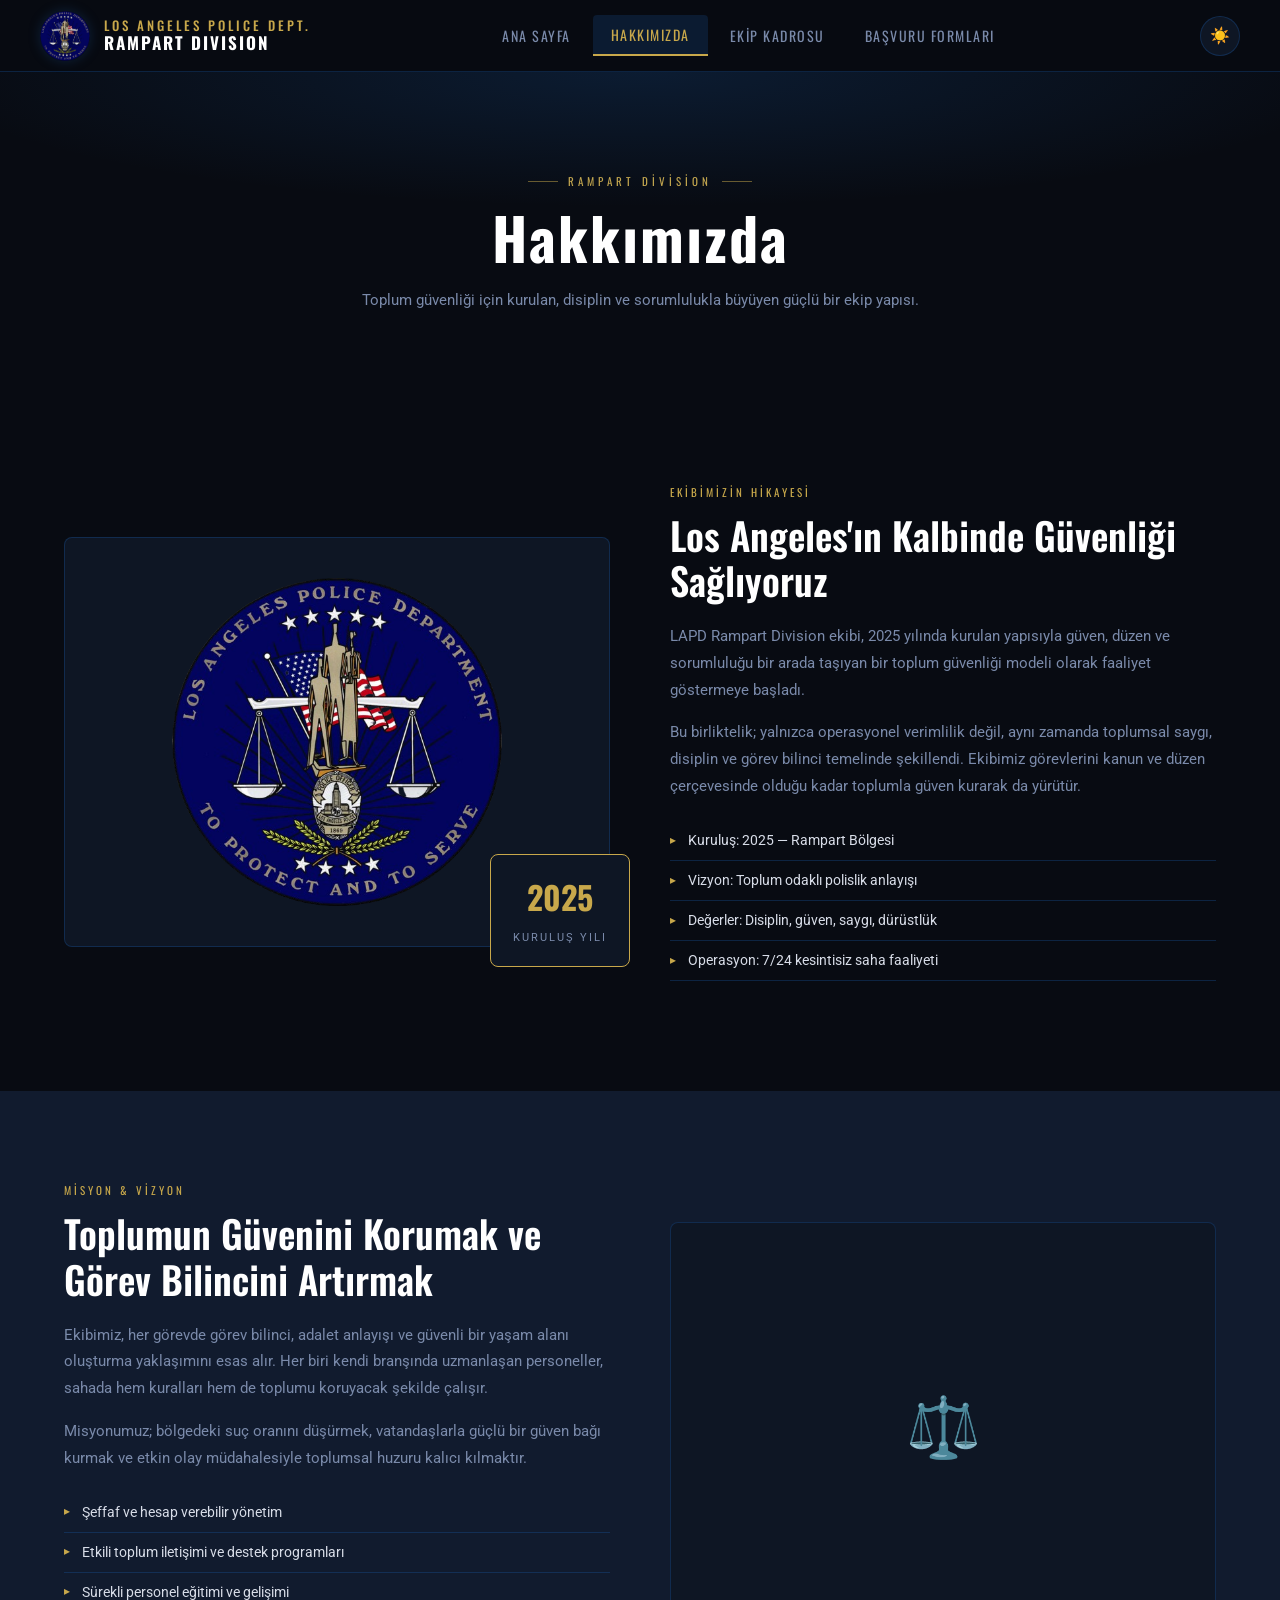
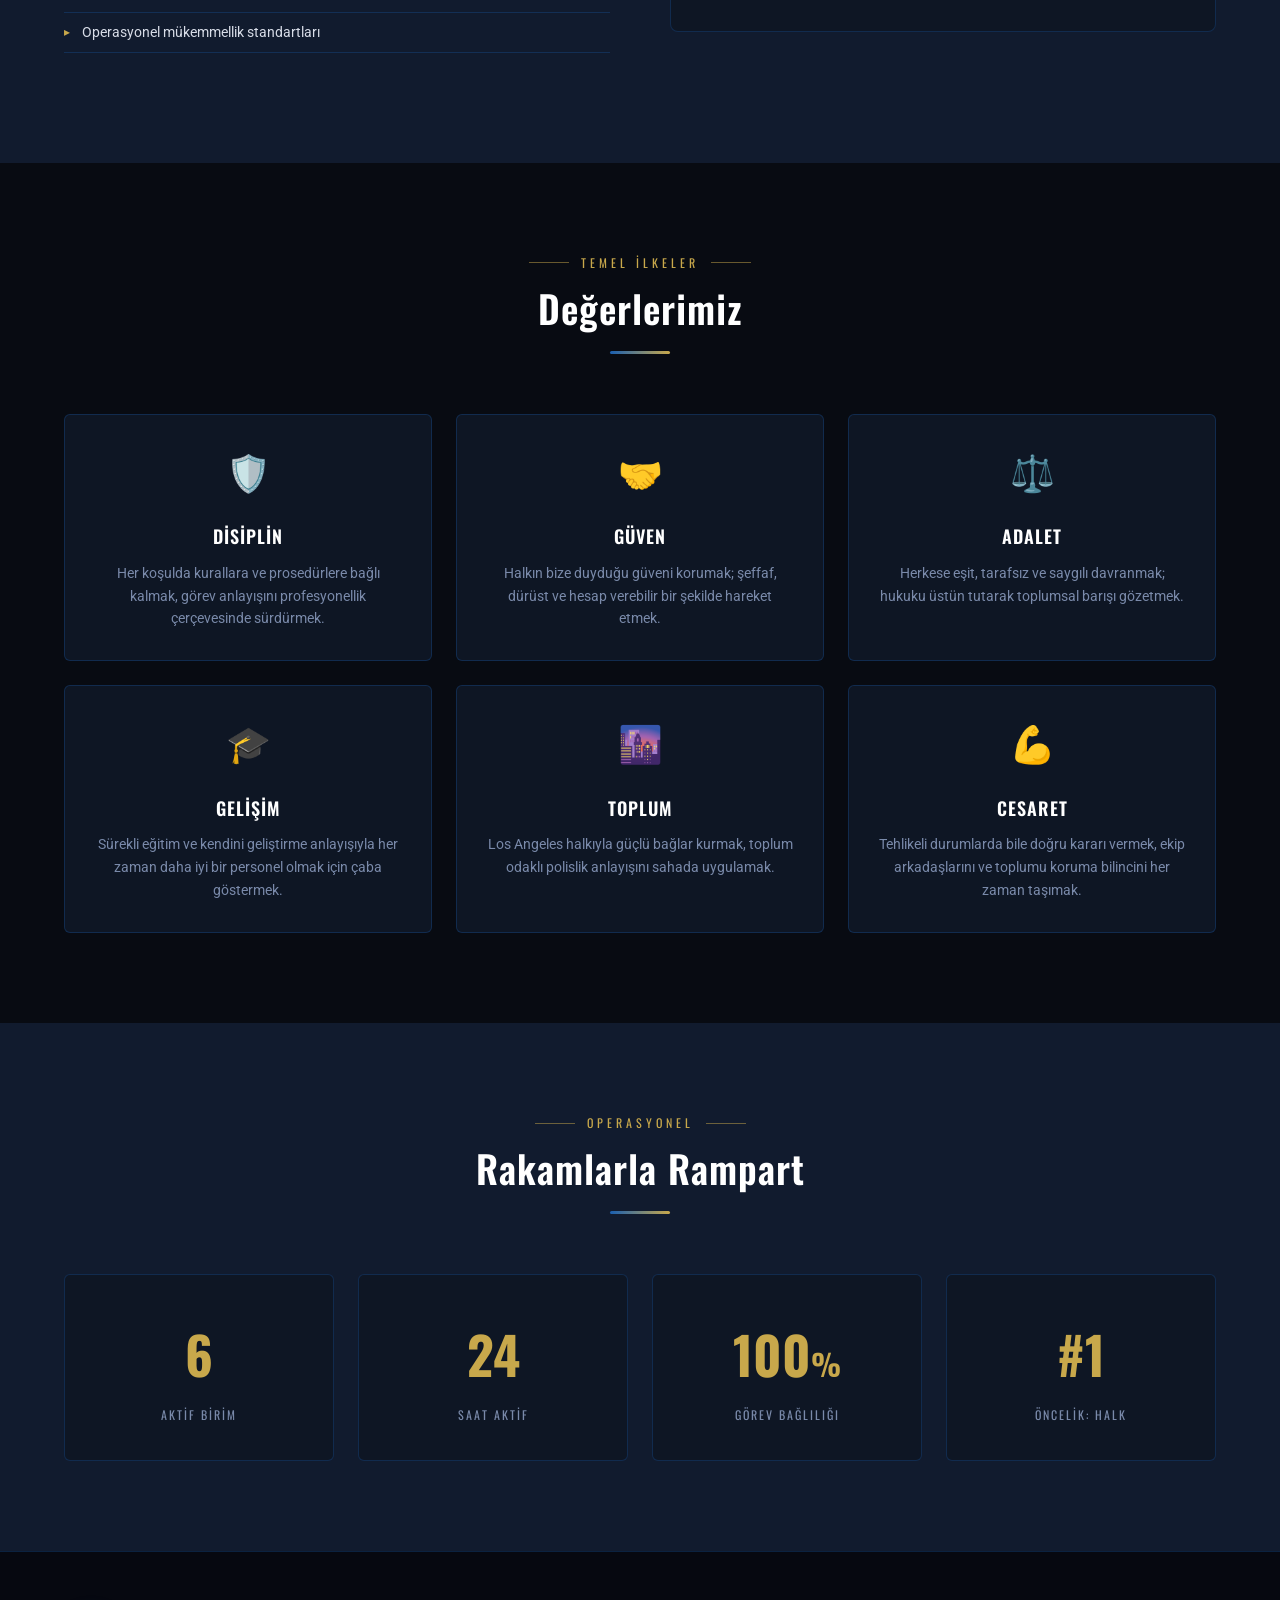
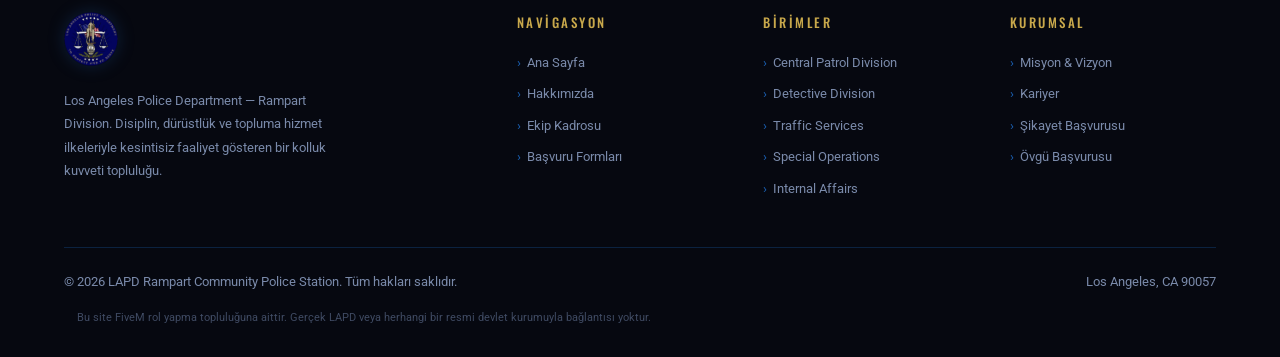
<file: about.html>
<!DOCTYPE html>
<html lang="tr">
<head>
  <meta charset="UTF-8" />
  <meta name="viewport" content="width=device-width, initial-scale=1.0" />
  <title>Hakkımızda — LAPD Rampart Division</title>
  <link rel="stylesheet" href="style.css" />
  <link rel="icon" type="image/png" href="resimler/logo.png" />
  <script src="theme.js"></script>
</head>
<body>

<!-- ═══════════ NAVBAR ═══════════ -->
<nav class="navbar">
  <a href="index.html" class="nav-brand">
    <img src="resimler/logo.png" alt="LAPD Rampart Logo" />
    <div class="nav-brand-text">
      <span>LOS ANGELES POLICE DEPT.</span>
      <span>RAMPART DIVISION</span>
    </div>
  </a>
  <ul class="nav-menu" id="navMenu">
    <li><a href="index.html">Ana Sayfa</a></li>
    <li><a href="about.html" class="active">Hakkımızda</a></li>
    <li><a href="team.html">Ekip Kadrosu</a></li>
    <li><a href="forms.html">Başvuru Formları</a></li>
  </ul>
  <div class="nav-toggle" id="navToggle" aria-label="Menüyü aç">
    <span></span><span></span><span></span>
  </div>
  <button class="theme-toggle" id="themeToggle" aria-label="Temayı değiştir">☀️</button>
</nav>

<div class="page">

  <!-- PAGE HERO -->
  <section class="page-hero">
    <div class="container">
      <div class="page-hero-label">Rampart Division</div>
      <h1 class="page-hero-title">Hakkımızda</h1>
      <p class="page-hero-sub">
        Toplum güvenliği için kurulan, disiplin ve sorumlulukla büyüyen
        güçlü bir ekip yapısı.
      </p>
    </div>
  </section>

  <!-- ═══════════ HİKAYE ═══════════ -->
  <section class="section">
    <div class="container">
      <div class="about-block">
        <div class="about-visual">
          <div class="about-img-box">
            <img src="resimler/logo.png" alt="LAPD Rampart" style="object-fit:contain; padding:40px;" />
          </div>
          <div class="about-badge-float">
            <span class="num">2025</span>
            <span class="lbl">Kuruluş Yılı</span>
          </div>
        </div>
        <div class="about-text">
          <div style="font-family:'Oswald',sans-serif; font-size:11px; letter-spacing:3px; color:var(--gold); text-transform:uppercase; margin-bottom:12px;">Ekibimizin Hikayesi</div>
          <h2>Los Angeles'ın Kalbinde Güvenliği Sağlıyoruz</h2>
          <p>
            LAPD Rampart Division ekibi, 2025 yılında kurulan yapısıyla güven,
            düzen ve sorumluluğu bir arada taşıyan bir toplum güvenliği modeli
            olarak faaliyet göstermeye başladı.
          </p>
          <p>
            Bu birliktelik; yalnızca operasyonel verimlilik değil, aynı zamanda
            toplumsal saygı, disiplin ve görev bilinci temelinde şekillendi.
            Ekibimiz görevlerini kanun ve düzen çerçevesinde olduğu kadar toplumla
            güven kurarak da yürütür.
          </p>
          <ul class="about-list">
            <li>Kuruluş: 2025 — Rampart Bölgesi</li>
            <li>Vizyon: Toplum odaklı polislik anlayışı</li>
            <li>Değerler: Disiplin, güven, saygı, dürüstlük</li>
            <li>Operasyon: 7/24 kesintisiz saha faaliyeti</li>
          </ul>
        </div>
      </div>
    </div>
  </section>

  <!-- ═══════════ MİSYON / VİZYON ═══════════ -->
  <section class="section section-alt">
    <div class="container">
      <div class="about-block reverse">
        <div class="about-visual">
          <div class="about-img-box" style="font-size:60px; color:var(--gold);">
            ⚖️
          </div>
        </div>
        <div class="about-text">
          <div style="font-family:'Oswald',sans-serif; font-size:11px; letter-spacing:3px; color:var(--gold); text-transform:uppercase; margin-bottom:12px;">Misyon &amp; Vizyon</div>
          <h2>Toplumun Güvenini Korumak ve Görev Bilincini Artırmak</h2>
          <p>
            Ekibimiz, her görevde görev bilinci, adalet anlayışı ve güvenli
            bir yaşam alanı oluşturma yaklaşımını esas alır. Her biri kendi
            branşında uzmanlaşan personeller, sahada hem kuralları hem de
            toplumu koruyacak şekilde çalışır.
          </p>
          <p>
            Misyonumuz; bölgedeki suç oranını düşürmek, vatandaşlarla güçlü
            bir güven bağı kurmak ve etkin olay müdahalesiyle toplumsal huzuru
            kalıcı kılmaktır.
          </p>
          <ul class="about-list">
            <li>Şeffaf ve hesap verebilir yönetim</li>
            <li>Etkili toplum iletişimi ve destek programları</li>
            <li>Sürekli personel eğitimi ve gelişimi</li>
            <li>Operasyonel mükemmellik standartları</li>
          </ul>
        </div>
      </div>
    </div>
  </section>

  <!-- ═══════════ DEĞERLER ═══════════ -->
  <section class="section">
    <div class="container">
      <div class="section-header">
        <div class="section-eyebrow">Temel İlkeler</div>
        <h2 class="section-title">Değerlerimiz</h2>
        <div class="divider"></div>
      </div>

      <div class="card-grid card-grid-3">
        <div class="card value-card">
          <div class="value-icon">🛡️</div>
          <div class="value-title">Disiplin</div>
          <div class="value-desc">Her koşulda kurallara ve prosedürlere bağlı kalmak, görev anlayışını profesyonellik çerçevesinde sürdürmek.</div>
        </div>
        <div class="card value-card">
          <div class="value-icon">🤝</div>
          <div class="value-title">Güven</div>
          <div class="value-desc">Halkın bize duyduğu güveni korumak; şeffaf, dürüst ve hesap verebilir bir şekilde hareket etmek.</div>
        </div>
        <div class="card value-card">
          <div class="value-icon">⚖️</div>
          <div class="value-title">Adalet</div>
          <div class="value-desc">Herkese eşit, tarafsız ve saygılı davranmak; hukuku üstün tutarak toplumsal barışı gözetmek.</div>
        </div>
        <div class="card value-card">
          <div class="value-icon">🎓</div>
          <div class="value-title">Gelişim</div>
          <div class="value-desc">Sürekli eğitim ve kendini geliştirme anlayışıyla her zaman daha iyi bir personel olmak için çaba göstermek.</div>
        </div>
        <div class="card value-card">
          <div class="value-icon">🌆</div>
          <div class="value-title">Toplum</div>
          <div class="value-desc">Los Angeles halkıyla güçlü bağlar kurmak, toplum odaklı polislik anlayışını sahada uygulamak.</div>
        </div>
        <div class="card value-card">
          <div class="value-icon">💪</div>
          <div class="value-title">Cesaret</div>
          <div class="value-desc">Tehlikeli durumlarda bile doğru kararı vermek, ekip arkadaşlarını ve toplumu koruma bilincini her zaman taşımak.</div>
        </div>
      </div>
    </div>
  </section>

  <!-- ═══════════ İSTATİSTİKLER ═══════════ -->
  <section class="section section-alt">
    <div class="container">
      <div class="section-header">
        <div class="section-eyebrow">Operasyonel</div>
        <h2 class="section-title">Rakamlarla Rampart</h2>
        <div class="divider"></div>
      </div>
      <div class="card-grid card-grid-4" style="text-align:center;">
        <div class="card" style="padding:36px 20px;">
          <div style="font-family:'Oswald',sans-serif; font-size:52px; font-weight:700; color:var(--gold);">6</div>
          <div style="font-family:'Oswald',sans-serif; font-size:12px; letter-spacing:2px; text-transform:uppercase; color:var(--text-muted); margin-top:8px;">Aktif Birim</div>
        </div>
        <div class="card" style="padding:36px 20px;">
          <div style="font-family:'Oswald',sans-serif; font-size:52px; font-weight:700; color:var(--gold);">24</div>
          <div style="font-family:'Oswald',sans-serif; font-size:12px; letter-spacing:2px; text-transform:uppercase; color:var(--text-muted); margin-top:8px;">Saat Aktif</div>
        </div>
        <div class="card" style="padding:36px 20px;">
          <div style="font-family:'Oswald',sans-serif; font-size:52px; font-weight:700; color:var(--gold);">100<span style="font-size:30px;">%</span></div>
          <div style="font-family:'Oswald',sans-serif; font-size:12px; letter-spacing:2px; text-transform:uppercase; color:var(--text-muted); margin-top:8px;">Görev Bağlılığı</div>
        </div>
        <div class="card" style="padding:36px 20px;">
          <div style="font-family:'Oswald',sans-serif; font-size:52px; font-weight:700; color:var(--gold);">#1</div>
          <div style="font-family:'Oswald',sans-serif; font-size:12px; letter-spacing:2px; text-transform:uppercase; color:var(--text-muted); margin-top:8px;">Öncelik: Halk</div>
        </div>
      </div>
    </div>
  </section>

  <!-- ═══════════ FOOTER ═══════════ -->
  <footer>
    <div class="container">
      <div class="footer-grid">
        <div class="footer-brand">
          <img src="resimler/logo.png" alt="LAPD Rampart" />
          <p>Los Angeles Police Department — Rampart Division. Disiplin, dürüstlük ve topluma hizmet ilkeleriyle kesintisiz faaliyet gösteren bir kolluk kuvveti topluluğu.</p>
        </div>
        <div class="footer-col">
          <h4>Navigasyon</h4>
          <ul>
            <li><a href="index.html">Ana Sayfa</a></li>
            <li><a href="about.html">Hakkımızda</a></li>
            <li><a href="team.html">Ekip Kadrosu</a></li>
            <li><a href="forms.html">Başvuru Formları</a></li>
          </ul>
        </div>
        <div class="footer-col">
          <h4>Birimler</h4>
          <ul>
            <li><a href="#">Central Patrol Division</a></li>
            <li><a href="#">Detective Division</a></li>
            <li><a href="#">Traffic Services</a></li>
            <li><a href="#">Special Operations</a></li>
            <li><a href="#">Internal Affairs</a></li>
          </ul>
        </div>
        <div class="footer-col">
          <h4>Kurumsal</h4>
          <ul>
            <li><a href="about.html">Misyon &amp; Vizyon</a></li>
            <li><a href="forms.html">Kariyer</a></li>
            <li><a href="forms.html">Şikayet Başvurusu</a></li>
            <li><a href="forms.html">Övgü Başvurusu</a></li>
          </ul>
        </div>
      </div>
      <div class="footer-bottom">
        <p>© 2026 LAPD Rampart Community Police Station. Tüm hakları saklıdır.</p>
        <p>Los Angeles, CA 90057</p>
      </div>
      <p class="footer-disclaimer" style="text-align:center; margin-top:16px;">
        Bu site FiveM rol yapma topluluğuna aittir. Gerçek LAPD veya herhangi bir resmi devlet kurumuyla bağlantısı yoktur.
      </p>
    </div>
  </footer>
</div>

<script>
  const toggle = document.getElementById('navToggle');
  const menu   = document.getElementById('navMenu');
  toggle.addEventListener('click', () => menu.classList.toggle('open'));
</script>
</body>
</html>
</file>
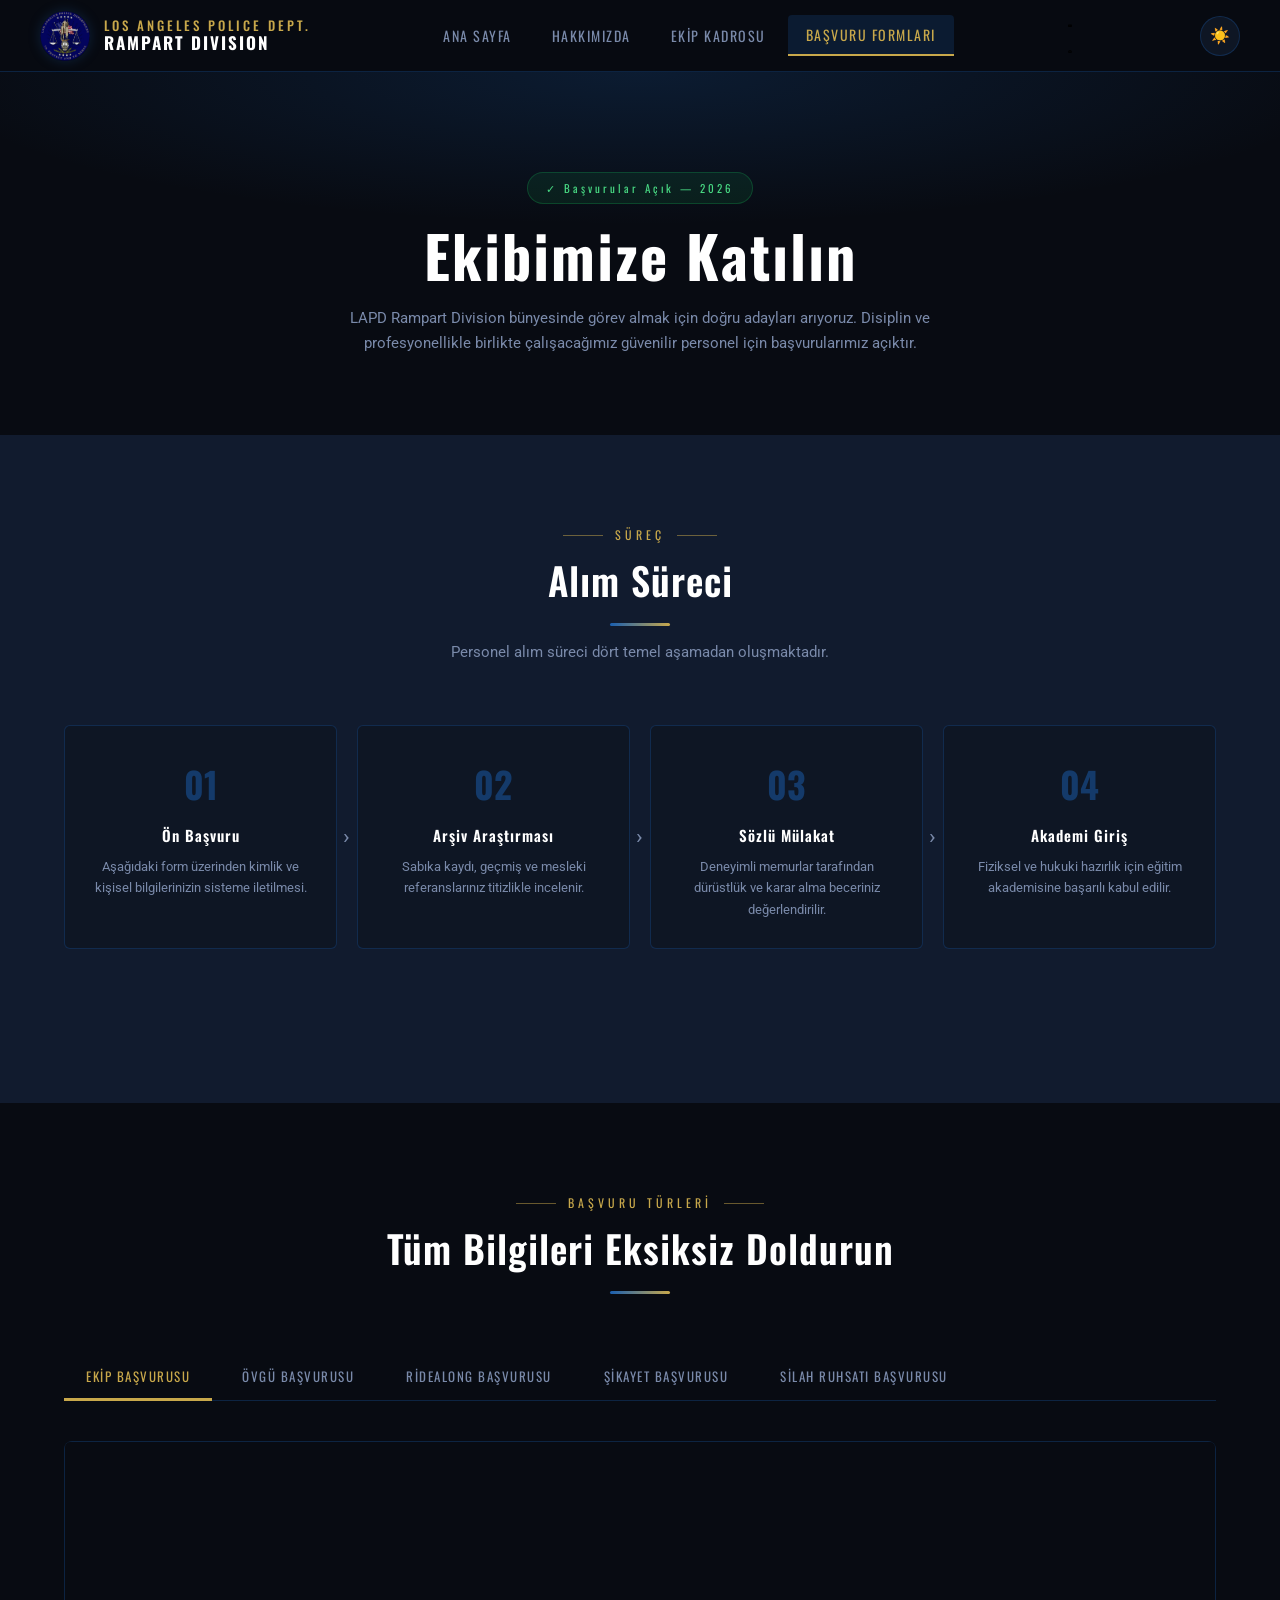
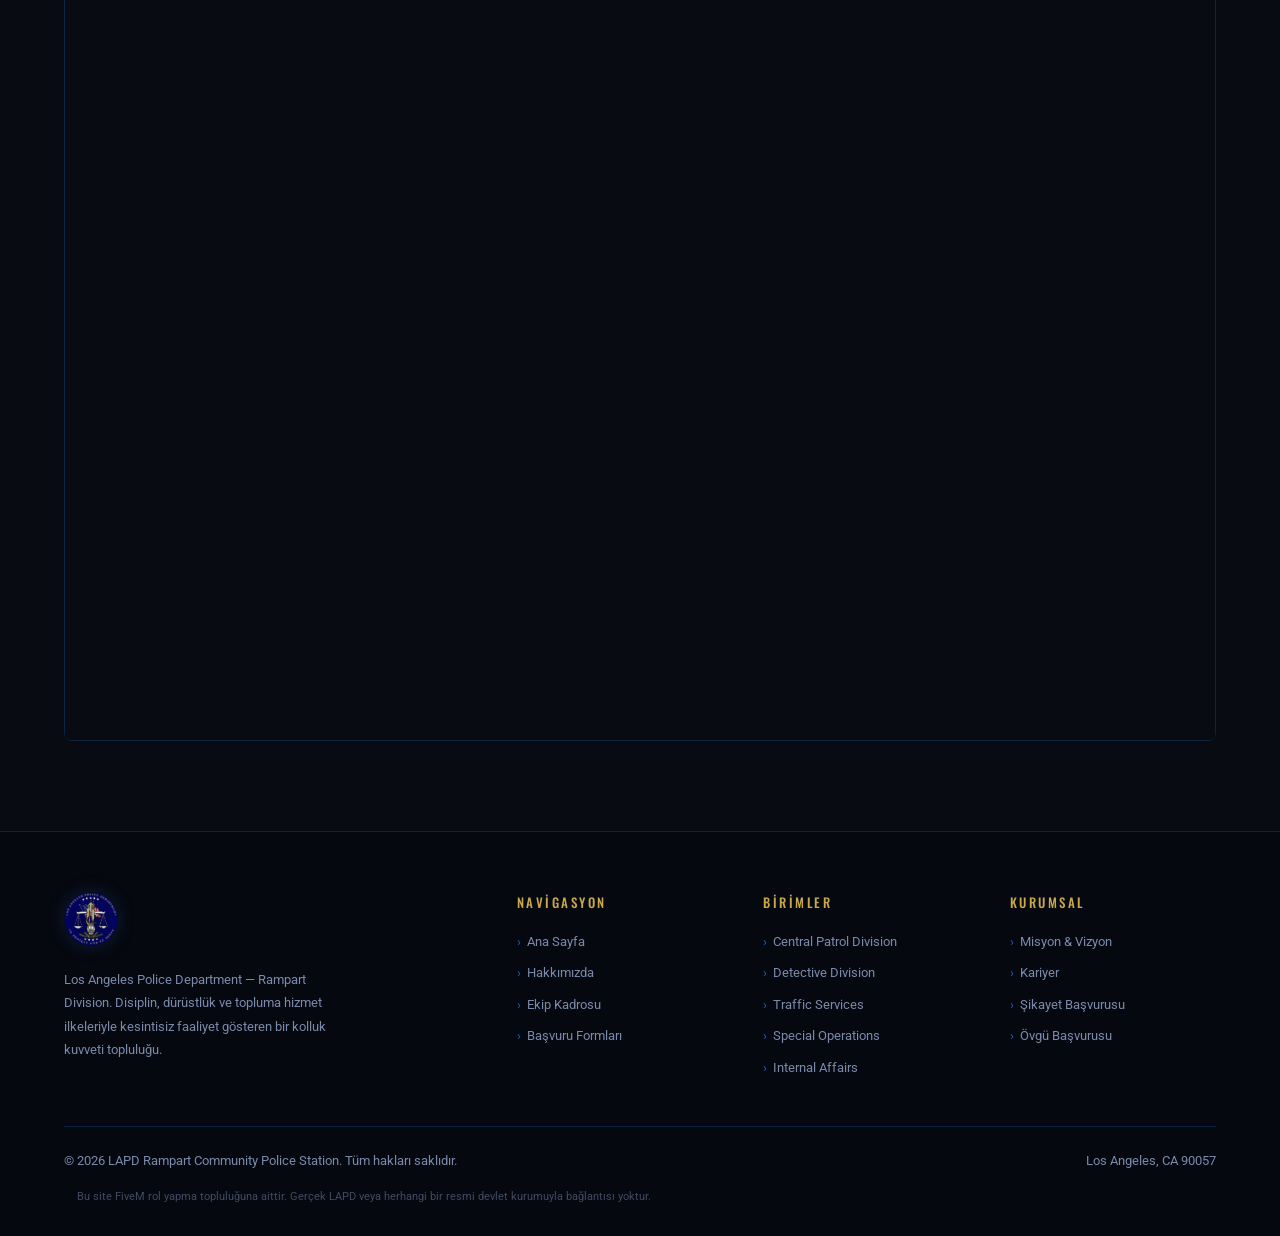
<file: forms.html>
<!DOCTYPE html>
<html lang="tr">
<head>
  <meta charset="UTF-8" />
  <meta name="viewport" content="width=device-width, initial-scale=1.0" />
  <title>Başvuru Formları — LAPD Rampart Division</title>
  <meta name="description" content="LAPD Rampart Division ekibine katıl, övgü, ridealong veya şikayet başvurunu gönder. Başvurular 2026 döneminde açıktır." />
  <meta name="keywords" content="LAPD Rampart, başvuru, FiveM, LSPD alım, rol yapma, roleplay" />
  <meta property="og:type" content="website" />
  <meta property="og:title" content="Başvuru Formları — LAPD Rampart Division" />
  <meta property="og:description" content="LAPD Rampart Division ekibine katıl, övgü, ridealong veya şikayet başvurunu gönder." />
  <meta property="og:image" content="resimler/logo.png" />
  <meta property="og:locale" content="tr_TR" />
  <meta name="twitter:card" content="summary" />
  <meta name="twitter:title" content="Başvuru Formları — LAPD Rampart Division" />
  <meta name="twitter:description" content="LAPD Rampart Division başvuru formları." />
  <meta name="twitter:image" content="resimler/logo.png" />
  <meta name="theme-color" content="#080b12" />
  <link rel="stylesheet" href="style.css" />
  <link rel="icon" type="image/png" href="resimler/logo.png" />
  <script src="theme.js"></script>
  <style>
    .success-msg {
      display: none;
      background: rgba(22,163,74,.12);
      border: 1px solid rgba(22,163,74,.3);
      color: #4ade80;
      padding: 16px 20px;
      border-radius: 6px;
      font-family: 'Oswald', sans-serif;
      font-size: 14px;
      letter-spacing: 1px;
      margin-top: 20px;
      text-align: center;
    }
    .tab-bar {
      display: flex;
      gap: 8px;
      flex-wrap: wrap;
      margin-bottom: 40px;
      border-bottom: 1px solid var(--border);
      padding-bottom: 0;
    }
    .tab-btn {
      font-family: 'Oswald', sans-serif;
      font-size: 13px;
      letter-spacing: 1.5px;
      text-transform: uppercase;
      padding: 12px 22px;
      background: transparent;
      color: var(--text-muted);
      border: none;
      border-bottom: 3px solid transparent;
      cursor: pointer;
      transition: .2s;
      margin-bottom: -1px;
    }
    .tab-btn:hover { color: #fff; }
    .tab-btn.active-tab { color: var(--gold); border-bottom-color: var(--gold); }
    .tab-panel { display: none; }
    .tab-panel.active-panel { display: block; }
    .checkbox-group {
      display: flex;
      align-items: center;
      gap: 10px;
      padding: 10px 0;
    }
    .checkbox-group input[type="checkbox"] {
      width: 16px;
      height: 16px;
      accent-color: var(--blue);
      cursor: pointer;
      flex-shrink: 0;
    }
    .checkbox-group label {
      font-size: 14px;
      color: var(--text-muted);
      cursor: pointer;
      font-family: 'Roboto', sans-serif;
      letter-spacing: 0;
      text-transform: none;
    }
    .req-badge {
      font-size: 10px;
      letter-spacing: 1.5px;
      background: rgba(26,95,176,.15);
      border: 1px solid var(--border);
      color: var(--text-muted);
      padding: 2px 8px;
      border-radius: 2px;
      font-family: 'Oswald', sans-serif;
      text-transform: uppercase;
    }
    .req-badge.pass { background: rgba(22,163,74,.1); border-color: rgba(22,163,74,.3); color: #4ade80; }
    .req-badge.fail { background: rgba(239,68,68,.1); border-color: rgba(239,68,68,.25); color: #f87171; }
    .req-list { display: flex; flex-direction: column; gap: 12px; margin-bottom: 24px; }
    .req-item { display: flex; align-items: center; justify-content: space-between; padding: 12px 16px; background: var(--bg-navy); border: 1px solid var(--border); border-radius: 4px; }
    .req-item-text { font-size: 14px; color: var(--text); }
  </style>
</head>
<body>

<!-- ═══════════ NAVBAR ═══════════ -->
<nav class="navbar">
  <a href="index.html" class="nav-brand">
    <img src="resimler/logo.png" alt="LAPD Rampart Logo" />
    <div class="nav-brand-text">
      <span>LOS ANGELES POLICE DEPT.</span>
      <span>RAMPART DIVISION</span>
    </div>
  </a>
  <ul class="nav-menu" id="navMenu">
    <li><a href="index.html">Ana Sayfa</a></li>
    <li><a href="about.html">Hakkımızda</a></li>
    <li><a href="team.html">Ekip Kadrosu</a></li>
    <li><a href="forms.html" class="active">Başvuru Formları</a></li>
  </ul>
  <div class="nav-toggle" id="navToggle" aria-label="Menüyü aç">
    <span></span><span></span><span></span>
  </div>
  <div class="nav-socials">
    <a href="https://www.youtube.com/channel/UCBDtuQjk3x366hKl7r2Aerg" target="_blank" rel="noopener" aria-label="YouTube">
      <svg viewBox="0 0 576 512"><path d="M549.7 124.1c-6.3-23.7-24.8-42.3-48.3-48.6C458.8 64 288 64 288 64S117.2 64 74.6 75.5c-23.5 6.3-42 24.9-48.3 48.6C15 167 15 256 15 256s0 89 11.3 131.9c6.3 23.7 24.8 41.5 48.3 47.8C117.2 448 288 448 288 448s170.8 0 213.4-11.5c23.5-6.3 42-24.2 48.3-47.8C561 345 561 256 561 256s0-89-11.3-131.9zM232 334.5V177.5L361 256z"/></svg>
    </a>
    <a href="https://discord.gg/dA25gztcfC" target="_blank" rel="noopener" aria-label="Discord">
      <svg viewBox="0 0 640 512"><path d="M524.5 69.8a1.5 1.5 0 0 0-.8-.7A485.1 485.1 0 0 0 404.1 32a1.8 1.8 0 0 0-1.9.9 337.5 337.5 0 0 0-14.9 30.6 447.8 447.8 0 0 0-134.4 0 309.5 309.5 0 0 0-15.1-30.6 1.9 1.9 0 0 0-1.9-.9A483.7 483.7 0 0 0 116.1 69.1a1.7 1.7 0 0 0-.8.7C39.1 183.7 18.2 294.7 28.4 404.4a2 2 0 0 0 .8 1.4A487.7 487.7 0 0 0 176 479.9a1.9 1.9 0 0 0 2.1-.7A348.2 348.2 0 0 0 208.1 430.4a1.9 1.9 0 0 0-1-2.6 321.2 321.2 0 0 1-45.9-21.9 1.9 1.9 0 0 1-.2-3.1c3.1-2.3 6.2-4.7 9.1-7.1a1.8 1.8 0 0 1 1.9-.3c96.2 43.9 200.4 43.9 295.5 0a1.8 1.8 0 0 1 1.9.2c2.9 2.4 6 4.9 9.1 7.2a1.9 1.9 0 0 1-.2 3.1 301.4 301.4 0 0 1-45.9 21.8 1.9 1.9 0 0 0-1 2.6 391.1 391.1 0 0 0 30 48.8 1.9 1.9 0 0 0 2.1.7A486 486 0 0 0 610.7 405.7a1.9 1.9 0 0 0 .8-1.4C623.7 277.6 590.9 167.5 524.5 69.8zM222.5 337.6c-29 0-52.8-26.6-52.8-59.2S193 219.1 222.5 219.1c29.7 0 53.3 26.8 52.8 59.2C275.3 311 251.9 337.6 222.5 337.6zm195.4 0c-29 0-52.8-26.6-52.8-59.2S388.4 219.1 417.9 219.1c29.7 0 53.3 26.8 52.8 59.2C470.7 311 447.6 337.6 417.9 337.6z"/></svg>
    </a>
  </div>
  <button class="theme-toggle" id="themeToggle" aria-label="Temayı değiştir">☀️</button>
</nav>

<div class="page">

  <!-- PAGE HERO -->
  <section class="page-hero">
    <div class="container">
      <div style="display:inline-flex; align-items:center; gap:8px; background:rgba(22,163,74,.12); border:1px solid rgba(22,163,74,.3); padding:6px 18px; border-radius:40px; font-family:'Oswald',sans-serif; font-size:11px; letter-spacing:3px; color:#4ade80; margin-bottom:20px;">
        ✓ Başvurular Açık — 2026
      </div>
      <h1 class="page-hero-title">Ekibimize Katılın</h1>
      <p class="page-hero-sub">
        LAPD Rampart Division bünyesinde görev almak için doğru adayları
        arıyoruz. Disiplin ve profesyonellikle birlikte çalışacağımız
        güvenilir personel için başvurularımız açıktır.
      </p>
    </div>
  </section>

  <!-- ═══════════ AŞAMALAR ═══════════ -->
  <section class="section section-alt">
    <div class="container">
      <div class="section-header">
        <div class="section-eyebrow">Süreç</div>
        <h2 class="section-title">Alım Süreci</h2>
        <div class="divider"></div>
        <p class="section-sub">Personel alım süreci dört temel aşamadan oluşmaktadır.</p>
      </div>

      <div class="form-steps">
        <div class="step-card">
          <div class="step-num">01</div>
          <div class="step-title">Ön Başvuru</div>
          <div class="step-desc">Aşağıdaki form üzerinden kimlik ve kişisel bilgilerinizin sisteme iletilmesi.</div>
        </div>
        <div class="step-card">
          <div class="step-num">02</div>
          <div class="step-title">Arşiv Araştırması</div>
          <div class="step-desc">Sabıka kaydı, geçmiş ve mesleki referanslarınız titizlikle incelenir.</div>
        </div>
        <div class="step-card">
          <div class="step-num">03</div>
          <div class="step-title">Sözlü Mülakat</div>
          <div class="step-desc">Deneyimli memurlar tarafından dürüstlük ve karar alma beceriniz değerlendirilir.</div>
        </div>
        <div class="step-card">
          <div class="step-num">04</div>
          <div class="step-title">Akademi Giriş</div>
          <div class="step-desc">Fiziksel ve hukuki hazırlık için eğitim akademisine başarılı kabul edilir.</div>
        </div>
      </div>
    </div>
  </section>

  <!-- ═══════════ FORM LINKLERI ═══════════ -->
  <section class="section">
    <div class="container">
      <div class="section-header">
        <div class="section-eyebrow">Başvuru Türleri</div>
        <h2 class="section-title">Tüm Bilgileri Eksiksiz Doldurun</h2>
        <div class="divider"></div>
      </div>

      <!-- TAB BAR -->
      <div class="tab-bar">
        <button class="tab-btn active-tab" data-tab="ekip">Ekip Başvurusu</button>
        <button class="tab-btn" data-tab="ovgu">Övgü Başvurusu</button>
        <button class="tab-btn" data-tab="ridealong">Ridealong Başvurusu</button>
        <button class="tab-btn" data-tab="sikayet">Şikayet Başvurusu</button>
        <button class="tab-btn" data-tab="silah-ruhsati">Silah Ruhsatı Başvurusu</button>
      </div>

      <!-- ── EKİP BAŞVURUSU ── -->
      <div class="tab-panel active-panel" id="tab-ekip">
        <div class="form-panel" style="padding:0; overflow:hidden; background:transparent; border:none;">
          <iframe
            src="https://docs.google.com/forms/d/e/1FAIpQLSdr-Hdv--5_886aLIeVQUThKFrStBLdY9Xs-HDU7F7cyPce0w/viewform?embedded=true"
            width="100%" height="900" frameborder="0" marginheight="0" marginwidth="0"
            style="border-radius:6px; border:1px solid var(--border); display:block;">
            Yükleniyor…
          </iframe>
        </div>
      </div>

      <!-- ── ÖVGÜ BAŞVURUSU ── -->
      <div class="tab-panel" id="tab-ovgu">
        <div class="form-panel" style="padding:0; overflow:hidden; background:transparent; border:none;">
          <iframe
            src="https://docs.google.com/forms/d/e/1FAIpQLScD9GurCVhW8Hvx500fHhv53_DwmpaebW-o00UUOBz2eQ5b2A/viewform?embedded=true"
            width="100%" height="900" frameborder="0" marginheight="0" marginwidth="0"
            style="border-radius:6px; border:1px solid var(--border); display:block;">
            Yükleniyor…
          </iframe>
        </div>
      </div>

      <!-- ── RIDEALONG ── -->
      <div class="tab-panel" id="tab-ridealong">
        <div class="form-panel" style="padding:0; overflow:hidden; background:transparent; border:none;">
          <iframe
            src="https://docs.google.com/forms/d/e/1FAIpQLSeyd9xkgzZEW7yU5KStEa0GPlhL_olIa_sq_hh3SoJA_3UnKw/viewform?embedded=true"
            width="100%" height="900" frameborder="0" marginheight="0" marginwidth="0"
            style="border-radius:6px; border:1px solid var(--border); display:block;">
            Yükleniyor…
          </iframe>
        </div>
      </div>

      <!-- ── ŞİKAYET ── -->
      <div class="tab-panel" id="tab-sikayet">
        <div class="form-panel" style="padding:0; overflow:hidden; background:transparent; border:none;">
          <iframe
            src="https://docs.google.com/forms/d/e/1FAIpQLSeP-MlS3LvrSHHi0rWGcahVhsp0x1gauPxlk4QqKjUguvyvNw/viewform?embedded=true"
            width="100%" height="900" frameborder="0" marginheight="0" marginwidth="0"
            style="border-radius:6px; border:1px solid var(--border); display:block;">
            Yükleniyor…
          </iframe>
        </div>
      </div>

      <!-- ── Silah Ruhsatı ── -->
      <div class="tab-panel" id="tab-silah-ruhsati">
        <div class="form-panel" style="padding:0; overflow:hidden; background:transparent; border:none;">
          <iframe
            src="https://docs.google.com/forms/d/e/1FAIpQLSc6UHfSwMbWkiV5e2VCgNEhCOpVtNt57VV9JCG3WVhljE68ng/viewform?usp=dialog"
            width="100%" height="900" frameborder="0" marginheight="0" marginwidth="0"
            style="border-radius:6px; border:1px solid var(--border); display:block;">
            Yükleniyor…
          </iframe>
        </div>
      </div>

    </div>
  </section>

  <!-- ═══════════ FOOTER ═══════════ -->
  <footer>
    <div class="container">
      <div class="footer-grid">
        <div class="footer-brand">
          <img src="resimler/logo.png" alt="LAPD Rampart" />
          <p>Los Angeles Police Department — Rampart Division. Disiplin, dürüstlük ve topluma hizmet ilkeleriyle kesintisiz faaliyet gösteren bir kolluk kuvveti topluluğu.</p>
        </div>
        <div class="footer-col">
          <h4>Navigasyon</h4>
          <ul>
            <li><a href="index.html">Ana Sayfa</a></li>
            <li><a href="about.html">Hakkımızda</a></li>
            <li><a href="team.html">Ekip Kadrosu</a></li>
            <li><a href="forms.html">Başvuru Formları</a></li>
          </ul>
        </div>
        <div class="footer-col">
          <h4>Birimler</h4>
          <ul>
            <li><a href="#">Central Patrol Division</a></li>
            <li><a href="#">Detective Division</a></li>
            <li><a href="#">Traffic Services</a></li>
            <li><a href="#">Special Operations</a></li>
            <li><a href="#">Internal Affairs</a></li>
          </ul>
        </div>
        <div class="footer-col">
          <h4>Kurumsal</h4>
          <ul>
            <li><a href="about.html">Misyon &amp; Vizyon</a></li>
            <li><a href="forms.html">Kariyer</a></li>
            <li><a href="forms.html">Şikayet Başvurusu</a></li>
            <li><a href="forms.html">Övgü Başvurusu</a></li>
          </ul>
        </div>
      </div>
      <div class="footer-bottom">
        <p>© 2026 LAPD Rampart Community Police Station. Tüm hakları saklıdır.</p>
        <p>Los Angeles, CA 90057</p>
      </div>
      <p class="footer-disclaimer" style="text-align:center; margin-top:16px;">
        Bu site FiveM rol yapma topluluğuna aittir. Gerçek LAPD veya herhangi bir resmi devlet kurumuyla bağlantısı yoktur.
      </p>
    </div>
  </footer>
</div>

<script>
  /* Nav toggle */
  const toggle = document.getElementById('navToggle');
  const menu   = document.getElementById('navMenu');
  toggle.addEventListener('click', () => menu.classList.toggle('open'));

  /* Tab switching */
  const tabBtns   = document.querySelectorAll('.tab-btn');
  const tabPanels = document.querySelectorAll('.tab-panel');

  tabBtns.forEach(btn => {
    btn.addEventListener('click', () => {
      tabBtns.forEach(b => b.classList.remove('active-tab'));
      tabPanels.forEach(p => p.classList.remove('active-panel'));
      btn.classList.add('active-tab');
      document.getElementById('tab-' + btn.dataset.tab).classList.add('active-panel');
    });
  });

  /* Form submit */
  function submitForm(e, formId, msgId) {
    e.preventDefault();
    const form = document.getElementById(formId);
    const msg  = document.getElementById(msgId);
    msg.style.display = 'block';
    form.reset();
    setTimeout(() => { msg.style.display = 'none'; }, 6000);
  }
</script>
</body>
</html>
</file>
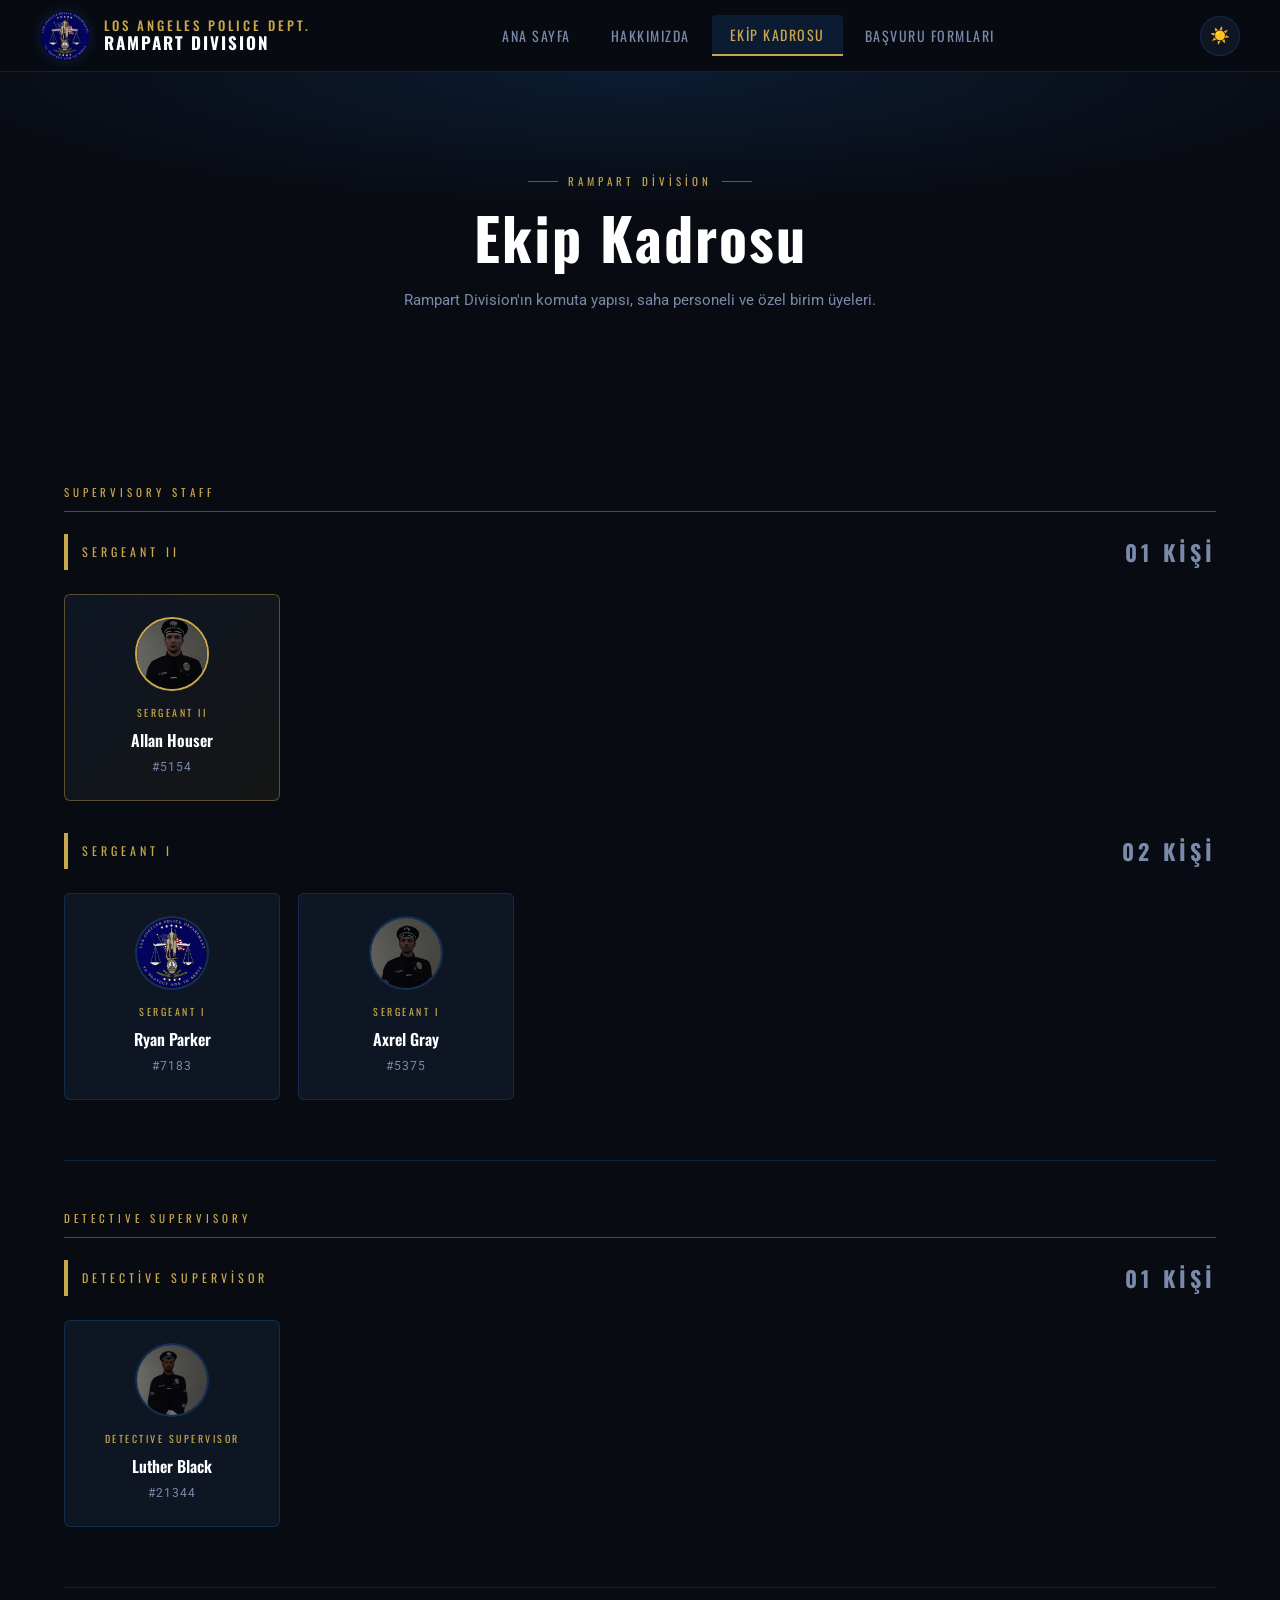
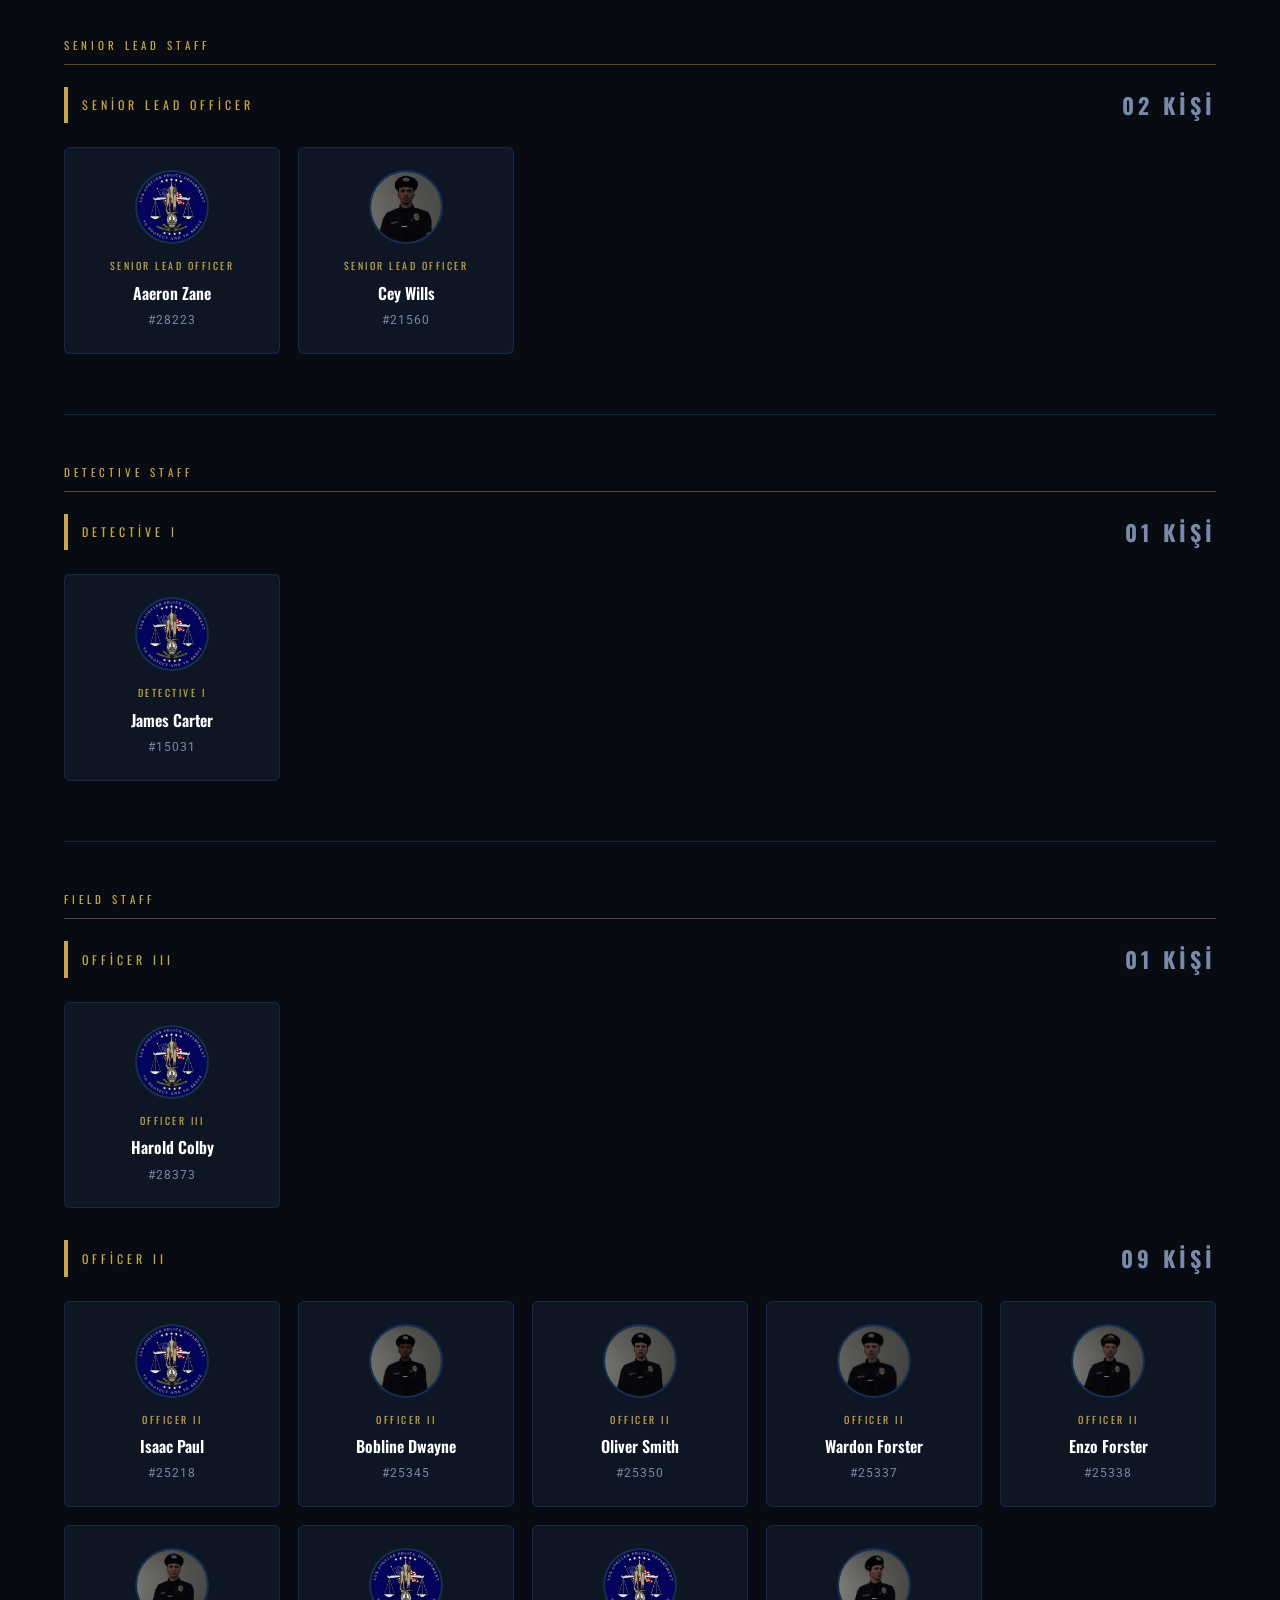
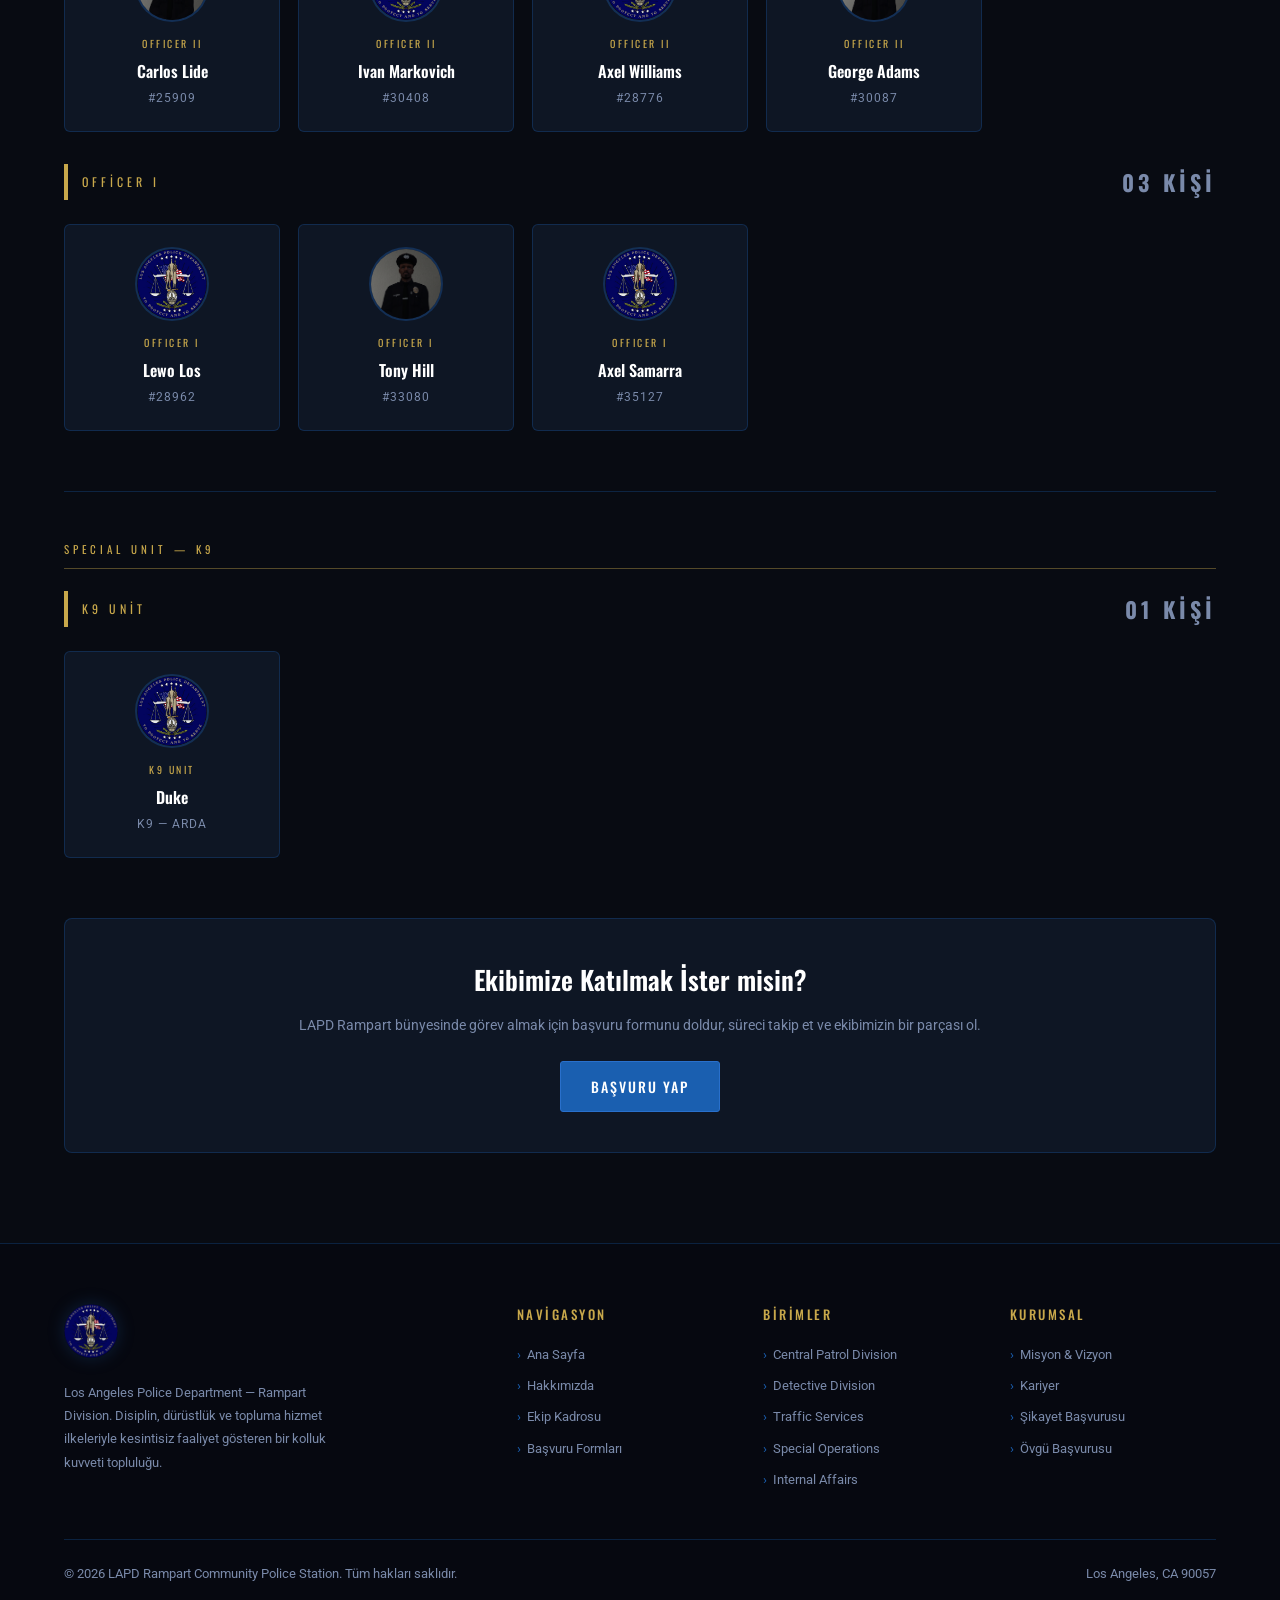
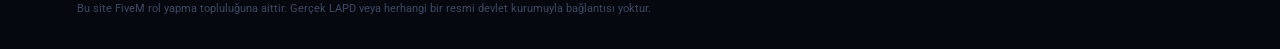
<file: team.html>
<!DOCTYPE html>
<html lang="tr">
<head>
  <meta charset="UTF-8" />
  <meta name="viewport" content="width=device-width, initial-scale=1.0" />
  <title>Ekip Kadrosu — LAPD Rampart Division</title>
  <link rel="stylesheet" href="style.css" />
  <link rel="icon" type="image/png" href="resimler/logo.png" />
  <script src="theme.js"></script>
  <style>
    .rank-section { margin-bottom: 56px; }
    .rank-label {
      font-family: 'Oswald', sans-serif;
      font-size: 12px;
      letter-spacing: 4px;
      text-transform: uppercase;
      color: var(--gold);
      border-left: 4px solid var(--gold);
      padding-left: 14px;
      margin-bottom: 24px;
      display: flex;
      align-items: center;
      justify-content: space-between;
    }
    .rank-count {
      font-family: 'Oswald', sans-serif;
      font-size: 22px;
      font-weight: 700;
      color: var(--text-muted);
    }
    .member-grid {
      display: grid;
      grid-template-columns: repeat(auto-fill, minmax(180px, 1fr));
      gap: 18px;
    }
    .empty-state {
      grid-column: 1 / -1;
      text-align: center;
      padding: 40px;
      color: var(--text-muted);
      font-size: 14px;
      font-style: italic;
      border: 1px dashed var(--border);
      border-radius: 6px;
    }
    .hr-divider {
      border: none;
      border-top: 1px solid var(--border);
      margin: 48px 0;
    }
    .filter-bar {
      display: flex;
      gap: 10px;
      flex-wrap: wrap;
      margin-bottom: 44px;
    }
    .filter-btn {
      font-family: 'Oswald', sans-serif;
      font-size: 12px;
      letter-spacing: 1.5px;
      text-transform: uppercase;
      padding: 8px 18px;
      border-radius: 4px;
      cursor: pointer;
      border: 1px solid var(--border);
      background: transparent;
      color: var(--text-muted);
      transition: .2s;
    }
    .filter-btn:hover,
    .filter-btn.active-filter {
      background: var(--blue);
      border-color: var(--blue);
      color: #fff;
    }
  </style>
</head>
<body>

<!-- ═══════════ NAVBAR ═══════════ -->
<nav class="navbar">
  <a href="index.html" class="nav-brand">
    <img src="resimler/logo.png" alt="LAPD Rampart Logo" />
    <div class="nav-brand-text">
      <span>LOS ANGELES POLICE DEPT.</span>
      <span>RAMPART DIVISION</span>
    </div>
  </a>
  <ul class="nav-menu" id="navMenu">
    <li><a href="index.html">Ana Sayfa</a></li>
    <li><a href="about.html">Hakkımızda</a></li>
    <li><a href="team.html" class="active">Ekip Kadrosu</a></li>
    <li><a href="forms.html">Başvuru Formları</a></li>
  </ul>
  <div class="nav-toggle" id="navToggle" aria-label="Menüyü aç">
    <span></span><span></span><span></span>
  </div>
  <button class="theme-toggle" id="themeToggle" aria-label="Temayı değiştir">☀️</button>
</nav>

<div class="page">

  <!-- PAGE HERO -->
  <section class="page-hero">
    <div class="container">
      <div class="page-hero-label">Rampart Division</div>
      <h1 class="page-hero-title">Ekip Kadrosu</h1>
      <p class="page-hero-sub">
        Rampart Division'ın komuta yapısı, saha personeli ve özel birim üyeleri.
      </p>
    </div>
  </section>

  <!-- ═══════════ KOMUTA ═══════════ -->
  <section class="section">
    <div class="container">

      <!-- SUPERVISORY STAFF -->
      <div style="margin-bottom:60px;">
        <div class="staff-group-label">SUPERVISORY STAFF</div>
        <div class="rank-section">
          <div class="rank-label">
            <span>Sergeant II</span>
            <span class="rank-count">01 KİŞİ</span>
          </div>
          <div class="member-grid" style="margin-bottom:32px;">
            <div class="member-card gold-card" onclick="openMember(this)"
              data-name="Allan Houser" data-rank="Sergeant II" data-badge="5154"
              data-unit="Asst. Division Watch Commander / SCPD: Patrol Supervisor / Community Relations Section Supervisor" data-medals="—" data-disc="—" data-photo="resimler/ekipfoto/AllanHouser.png">
              <div class="member-avatar" style="border-color:var(--gold);"><img src="resimler/ekipfoto/AllanHouser.png" alt="Allan Houser" onerror="this.src='resimler/logo.png'" /></div>
              <div class="member-rank">SERGEANT II</div>
              <div class="member-name">Allan Houser</div>
              <div class="member-badge">#5154</div>
            </div>
          </div>
          <div class="rank-label">
            <span>Sergeant I</span>
            <span class="rank-count">02 KİŞİ</span>
          </div>
          <div class="member-grid">
            <div class="member-card" onclick="openMember(this)"
              data-name="Ryan Parker" data-rank="Sergeant I" data-badge="7183"
              data-unit="Internal Affairs Bureau / DD: Gang Enforcement Team" data-medals="—" data-disc="—" data-photo="resimler/logo.png">
              <div class="member-avatar"><img src="resimler/logo.png" alt="Ryan Parker" onerror="this.style.opacity='0'" /></div>
              <div class="member-rank">SERGEANT I</div>
              <div class="member-name">Ryan Parker</div>
              <div class="member-badge">#7183</div>
            </div>
            <div class="member-card" onclick="openMember(this)"
              data-name="Axrel Gray" data-rank="Sergeant I" data-badge="5375"
              data-unit="CTSOB: Metropolitan Division" data-medals="—" data-disc="—" data-photo="resimler/ekipfoto/AxrelGray.png">
              <div class="member-avatar"><img src="resimler/ekipfoto/AxrelGray.png" alt="Axrel Gray" onerror="this.src='resimler/logo.png'" /></div>
              <div class="member-rank">SERGEANT I</div>
              <div class="member-name">Axrel Gray</div>
              <div class="member-badge">#5375</div>
            </div>
          </div>
        </div>
      </div>

      <hr class="hr-divider" />

      <!-- DETECTIVE SUPERVISORY -->
      <div style="margin-bottom:60px;">
        <div class="staff-group-label">DETECTIVE SUPERVISORY</div>
        <div class="rank-section">
          <div class="rank-label"><span>Detective Supervisor</span><span class="rank-count">01 KİŞİ</span></div>
          <div class="member-grid">
            <div class="member-card" onclick="openMember(this)"
              data-name="Luther Black" data-rank="Detective Supervisor" data-badge="21344"
              data-unit="DD: Detective Division" data-medals="—" data-disc="—" data-photo="resimler/ekipfoto/LutherBlack.png">
              <div class="member-avatar"><img src="resimler/ekipfoto/LutherBlack.png" alt="Luther Black" onerror="this.src='resimler/logo.png'" /></div>
              <div class="member-rank">DETECTIVE SUPERVISOR</div>
              <div class="member-name">Luther Black</div>
              <div class="member-badge">#21344</div>
            </div>
          </div>
        </div>
      </div>

      <hr class="hr-divider" />

      <!-- SENIOR LEAD STAFF -->
      <div style="margin-bottom:60px;">
        <div class="staff-group-label">SENIOR LEAD STAFF</div>
        <div class="rank-section">
          <div class="rank-label"><span>Senior Lead Officer</span><span class="rank-count">02 KİŞİ</span></div>
          <div class="member-grid">
            <div class="member-card" onclick="openMember(this)"
              data-name="Aaeron Zane" data-rank="Senior Lead Officer" data-badge="28223"
              data-unit="SCPD: Patrol Officer" data-medals="—" data-disc="—" data-photo="resimler/logo.png">
              <div class="member-avatar"><img src="resimler/logo.png" alt="Aaeron Zane" onerror="this.style.opacity='0'" /></div>
              <div class="member-rank">SENIOR LEAD OFFICER</div>
              <div class="member-name">Aaeron Zane</div>
              <div class="member-badge">#28223</div>
            </div>
            <div class="member-card" onclick="openMember(this)"
              data-name="Cey Wills" data-rank="Senior Lead Officer" data-badge="21560"
              data-unit="TSD: Traffic Services Detail" data-medals="—" data-disc="—" data-photo="resimler/ekipfoto/CeyWills.png">
              <div class="member-avatar"><img src="resimler/ekipfoto/CeyWills.png" alt="Cey Wills" onerror="this.src='resimler/logo.png'" /></div>
              <div class="member-rank">SENIOR LEAD OFFICER</div>
              <div class="member-name">Cey Wills</div>
              <div class="member-badge">#21560</div>
            </div>
          </div>
        </div>
      </div>

      <hr class="hr-divider" />

      <!-- DETECTIVE STAFF -->
      <div style="margin-bottom:60px;">
        <div class="staff-group-label">DETECTIVE STAFF</div>
        <div class="rank-section">
          <div class="rank-label">
            <span>Detective I</span>
            <span class="rank-count">01 KİŞİ</span>
          </div>
          <div class="member-grid">
            <div class="member-card" onclick="openMember(this)"
              data-name="James Carter" data-rank="Detective I" data-badge="15031"
              data-unit="DD: Detective Division" data-medals="—" data-disc="—" data-photo="resimler/logo.png">
              <div class="member-avatar"><img src="resimler/logo.png" alt="James Carter" onerror="this.style.opacity='0'" /></div>
              <div class="member-rank">DETECTIVE I</div>
              <div class="member-name">James Carter</div>
              <div class="member-badge">#15031</div>
            </div>
          </div>
        </div>
      </div>

      <hr class="hr-divider" />

      <!-- FIELD STAFF -->
      <div style="margin-bottom:60px;">
        <div class="staff-group-label">FIELD STAFF</div>
        <div class="rank-section">

          <div class="rank-label">
            <span>Officer III</span>
            <span class="rank-count">01 KİŞİ</span>
          </div>
          <div class="member-grid" style="margin-bottom:32px;">
            <div class="member-card" onclick="openMember(this)"
              data-name="Harold Colby" data-rank="Officer III" data-badge="28373"
              data-unit="SCPD: Patrol Officer" data-medals="—" data-disc="—" data-photo="resimler/logo.png">
              <div class="member-avatar"><img src="resimler/logo.png" alt="Harold Colby" onerror="this.style.opacity='0'" /></div>
              <div class="member-rank">OFFICER III</div>
              <div class="member-name">Harold Colby</div>
              <div class="member-badge">#28373</div>
            </div>
          </div>

          <div class="rank-label">
            <span>Officer II</span>
            <span class="rank-count">09 KİŞİ</span>
          </div>
          <div class="member-grid" style="margin-bottom:32px;">
            <div class="member-card" onclick="openMember(this)"
              data-name="Isaac Paul" data-rank="Officer II" data-badge="25218"
              data-unit="Community Relations Section (CRS)" data-medals="—" data-disc="—" data-photo="resimler/logo.png">
              <div class="member-avatar"><img src="resimler/logo.png" alt="Isaac Paul" onerror="this.style.opacity='0'" /></div>
              <div class="member-rank">OFFICER II</div>
              <div class="member-name">Isaac Paul</div>
              <div class="member-badge">#25218</div>
            </div>
            <div class="member-card" onclick="openMember(this)"
              data-name="Bobline Dwayne" data-rank="Officer II" data-badge="25345"
              data-unit="SCPD: Patrol Officer / DD: Gang Enforcement Team" data-medals="—" data-disc="—" data-photo="resimler/ekipfoto/BoblineDwayne.png">
              <div class="member-avatar"><img src="resimler/ekipfoto/BoblineDwayne.png" alt="Bobline Dwayne" onerror="this.src='resimler/logo.png'" /></div>
              <div class="member-rank">OFFICER II</div>
              <div class="member-name">Bobline Dwayne</div>
              <div class="member-badge">#25345</div>
            </div>
            <div class="member-card" onclick="openMember(this)"
              data-name="Oliver Smith" data-rank="Officer II" data-badge="25350"
              data-unit="SCPD: Patrol Officer / DD: Gang Enforcement Team" data-medals="—" data-disc="—" data-photo="resimler/ekipfoto/OliverSmith.png">
              <div class="member-avatar"><img src="resimler/ekipfoto/OliverSmith.png" alt="Oliver Smith" onerror="this.src='resimler/logo.png'" /></div>
              <div class="member-rank">OFFICER II</div>
              <div class="member-name">Oliver Smith</div>
              <div class="member-badge">#25350</div>
            </div>
            <div class="member-card" onclick="openMember(this)"
              data-name="Wardon Forster" data-rank="Officer II" data-badge="25337"
              data-unit="SCPD: Patrol Officer" data-medals="—" data-disc="—" data-photo="resimler/ekipfoto/WardonForster.png">
              <div class="member-avatar"><img src="resimler/ekipfoto/WardonForster.png" alt="Wardon Forster" onerror="this.src='resimler/logo.png'" /></div>
              <div class="member-rank">OFFICER II</div>
              <div class="member-name">Wardon Forster</div>
              <div class="member-badge">#25337</div>
            </div>
            <div class="member-card" onclick="openMember(this)"
              data-name="Enzo Forster" data-rank="Officer II" data-badge="25338"
              data-unit="SCPD: Patrol Officer" data-medals="—" data-disc="—" data-photo="resimler/ekipfoto/EnzoForster.png">
              <div class="member-avatar"><img src="resimler/ekipfoto/EnzoForster.png" alt="Enzo Forster" onerror="this.src='resimler/logo.png'" /></div>
              <div class="member-rank">OFFICER II</div>
              <div class="member-name">Enzo Forster</div>
              <div class="member-badge">#25338</div>
            </div>
            <div class="member-card" onclick="openMember(this)"
              data-name="Carlos Lide" data-rank="Officer II" data-badge="25909"
              data-unit="SCPD: Patrol Officer" data-medals="—" data-disc="—" data-photo="resimler/ekipfoto/CarlosLide.png">
              <div class="member-avatar"><img src="resimler/ekipfoto/CarlosLide.png" alt="Carlos Lide" onerror="this.src='resimler/logo.png'" /></div>
              <div class="member-rank">OFFICER II</div>
              <div class="member-name">Carlos Lide</div>
              <div class="member-badge">#25909</div>
            </div>
            <div class="member-card" onclick="openMember(this)"
              data-name="Ivan Markovich" data-rank="Officer II" data-badge="30408"
              data-unit="SCPD: Patrol Officer" data-medals="—" data-disc="—" data-photo="resimler/logo.png">
              <div class="member-avatar"><img src="resimler/logo.png" alt="Ivan Markovich" onerror="this.style.opacity='0'" /></div>
              <div class="member-rank">OFFICER II</div>
              <div class="member-name">Ivan Markovich</div>
              <div class="member-badge">#30408</div>
            </div>
            <div class="member-card" onclick="openMember(this)"
              data-name="Axel Williams" data-rank="Officer II" data-badge="28776"
              data-unit="SCPD: Patrol Officer" data-medals="—" data-disc="—" data-photo="resimler/logo.png">
              <div class="member-avatar"><img src="resimler/logo.png" alt="Axel Williams" onerror="this.style.opacity='0'" /></div>
              <div class="member-rank">OFFICER II</div>
              <div class="member-name">Axel Williams</div>
              <div class="member-badge">#28776</div>
            </div>
            <div class="member-card" onclick="openMember(this)"
              data-name="George Adams" data-rank="Officer II" data-badge="30087"
              data-unit="SCPD: Patrol Officer" data-medals="—" data-disc="—" data-photo="resimler/ekipfoto/GeorgeAdams.png">
              <div class="member-avatar"><img src="resimler/ekipfoto/GeorgeAdams.png" alt="George Adams" onerror="this.src='resimler/logo.png'" /></div>
              <div class="member-rank">OFFICER II</div>
              <div class="member-name">George Adams</div>
              <div class="member-badge">#30087</div>
            </div>
          </div>

          <div class="rank-label">
            <span>Officer I</span>
            <span class="rank-count">03 KİŞİ</span>
          </div>
          <div class="member-grid">
            <div class="member-card" onclick="openMember(this)"
              data-name="Lewo Los" data-rank="Officer I" data-badge="28962"
              data-unit="SCPD: Patrol Officer" data-medals="—" data-disc="—" data-photo="resimler/logo.png">
              <div class="member-avatar"><img src="resimler/logo.png" alt="Lewo Los" onerror="this.style.opacity='0'" /></div>
              <div class="member-rank">OFFICER I</div>
              <div class="member-name">Lewo Los</div>
              <div class="member-badge">#28962</div>
            </div>
            <div class="member-card" onclick="openMember(this)"
              data-name="Tony Hill" data-rank="Officer I" data-badge="33080"
              data-unit="SCPD: Patrol Officer" data-medals="—" data-disc="—" data-photo="resimler/ekipfoto/TonyHill.png">
              <div class="member-avatar"><img src="resimler/ekipfoto/TonyHill.png" alt="Tony Hill" onerror="this.src='resimler/logo.png'" /></div>
              <div class="member-rank">OFFICER I</div>
              <div class="member-name">Tony Hill</div>
              <div class="member-badge">#33080</div>
            </div>
            <div class="member-card" onclick="openMember(this)"
              data-name="Axel Samarra" data-rank="Officer I" data-badge="35127"
              data-unit="SCPD: Patrol Officer" data-medals="—" data-disc="—" data-photo="resimler/logo.png">
              <div class="member-avatar"><img src="resimler/logo.png" alt="Axel Samarra" onerror="this.style.opacity='0'" /></div>
              <div class="member-rank">OFFICER I</div>
              <div class="member-name">Axel Samarra</div>
              <div class="member-badge">#35127</div>
            </div>
          </div>
        </div>
      </div>

      <hr class="hr-divider" />

      <!-- K9 UNIT -->
      <div style="margin-bottom:60px;">
        <div class="staff-group-label">SPECIAL UNIT — K9</div>
        <div class="rank-section">
          <div class="rank-label">
            <span>K9 Unit</span>
            <span class="rank-count">01 KİŞİ</span>
          </div>
          <div class="member-grid">
            <div class="member-card" onclick="openMember(this)"
              data-name="Duke (ARDA)" data-rank="K9 Unit" data-badge="K9"
              data-unit="Special Unit — K9 (ARDA)" data-medals="—" data-disc="—" data-photo="resimler/logo.png">
              <div class="member-avatar"><img src="resimler/logo.png" alt="Duke K9" onerror="this.style.opacity='0'" /></div>
              <div class="member-rank">K9 UNIT</div>
              <div class="member-name">Duke</div>
              <div class="member-badge">K9 — ARDA</div>
            </div>
          </div>
        </div>
      </div>

      <!-- CTA -->
      <div style="text-align:center; margin-top:48px; padding:40px; background:var(--bg-card); border:1px solid var(--border); border-radius:8px;">
        <div style="font-family:'Oswald',sans-serif; font-size:26px; font-weight:600; color:#fff; margin-bottom:12px;">Ekibimize Katılmak İster misin?</div>
        <p style="color:var(--text-muted); font-size:14px; margin-bottom:24px;">
          LAPD Rampart bünyesinde görev almak için başvuru formunu doldur,
          süreci takip et ve ekibimizin bir parçası ol.
        </p>
        <a href="forms.html" class="btn btn-primary">Başvuru Yap</a>
      </div>
    </div>
  </section>

  <!-- ═══════════ MEMBER MODAL ═══════════ -->
  <div class="member-modal-overlay" id="memberModal" onclick="handleModalClick(event)">
    <div class="member-modal">
      <button class="modal-close-btn" onclick="closeMemberModal()">✕</button>
      <div class="modal-header">
        <div class="modal-avatar">
          <img id="modalPhoto" src="resimler/logo.png" alt="Personel" />
        </div>
        <div>
          <div class="modal-info-rank" id="modalRank"></div>
          <div class="modal-info-name" id="modalName"></div>
          <div class="modal-info-badge">Rozet No: <strong id="modalBadge" style="color:var(--gold);"></strong></div>
        </div>
      </div>
      <div class="modal-body">
        <div class="modal-row">
          <span class="modal-row-label">Birim</span>
          <span class="modal-row-val" id="modalUnit"></span>
        </div>
        <div class="modal-row">
          <span class="modal-row-label">Madalyalar</span>
          <span class="modal-row-val" id="modalMedals"></span>
        </div>
        <div class="modal-row">
          <span class="modal-row-label">Disiplin Soruşturması</span>
          <span class="modal-row-val" id="modalDisc"></span>
        </div>
      </div>
    </div>
  </div>

  <!-- ═══════════ FOOTER ═══════════ -->
  <footer>
    <div class="container">
      <div class="footer-grid">
        <div class="footer-brand">
          <img src="resimler/logo.png" alt="LAPD Rampart" />
          <p>Los Angeles Police Department — Rampart Division. Disiplin, dürüstlük ve topluma hizmet ilkeleriyle kesintisiz faaliyet gösteren bir kolluk kuvveti topluluğu.</p>
        </div>
        <div class="footer-col">
          <h4>Navigasyon</h4>
          <ul>
            <li><a href="index.html">Ana Sayfa</a></li>
            <li><a href="about.html">Hakkımızda</a></li>
            <li><a href="team.html">Ekip Kadrosu</a></li>
            <li><a href="forms.html">Başvuru Formları</a></li>
          </ul>
        </div>
        <div class="footer-col">
          <h4>Birimler</h4>
          <ul>
            <li><a href="#">Central Patrol Division</a></li>
            <li><a href="#">Detective Division</a></li>
            <li><a href="#">Traffic Services</a></li>
            <li><a href="#">Special Operations</a></li>
            <li><a href="#">Internal Affairs</a></li>
          </ul>
        </div>
        <div class="footer-col">
          <h4>Kurumsal</h4>
          <ul>
            <li><a href="about.html">Misyon &amp; Vizyon</a></li>
            <li><a href="forms.html">Kariyer</a></li>
            <li><a href="forms.html">Şikayet Başvurusu</a></li>
            <li><a href="forms.html">Övgü Başvurusu</a></li>
          </ul>
        </div>
      </div>
      <div class="footer-bottom">
        <p>© 2026 LAPD Rampart Community Police Station. Tüm hakları saklıdır.</p>
        <p>Los Angeles, CA 90057</p>
      </div>
      <p class="footer-disclaimer" style="text-align:center; margin-top:16px;">
        Bu site FiveM rol yapma topluluğuna aittir. Gerçek LAPD veya herhangi bir resmi devlet kurumuyla bağlantısı yoktur.
      </p>
    </div>
  </footer>
</div>

<script>
  const toggle = document.getElementById('navToggle');
  const menu   = document.getElementById('navMenu');
  toggle.addEventListener('click', () => menu.classList.toggle('open'));

  function openMember(el) {
    document.getElementById('modalPhoto').src         = el.dataset.photo || 'resimler/logo.png';
    document.getElementById('modalRank').textContent  = el.dataset.rank;
    document.getElementById('modalName').textContent  = el.dataset.name;
    document.getElementById('modalBadge').textContent = '#' + el.dataset.badge;
    document.getElementById('modalUnit').textContent  = el.dataset.unit;
    document.getElementById('modalMedals').textContent = el.dataset.medals;
    document.getElementById('modalDisc').textContent  = el.dataset.disc;
    document.getElementById('memberModal').classList.add('open');
  }

  function closeMemberModal() {
    document.getElementById('memberModal').classList.remove('open');
  }

  function handleModalClick(e) {
    if (e.target.id === 'memberModal') closeMemberModal();
  }

  document.addEventListener('keydown', e => { if (e.key === 'Escape') closeMemberModal(); });
</script>
</body>
</html>
</file>
<file: style.css>
/* ===== LAPD RAMPART — SHARED STYLESHEET ===== */

@import url('https://fonts.googleapis.com/css2?family=Oswald:wght@300;400;500;600;700&family=Roboto:wght@300;400;500;700&display=swap');

:root {
  --bg-dark:      #080b12;
  --bg-card:      #0e1624;
  --bg-navy:      #111b2e;
  --blue:         #1a5fb0;
  --blue-light:   #2970cc;
  --blue-glow:    rgba(26, 95, 176, 0.25);
  --gold:         #c8a84b;
  --gold-light:   #e8c86a;
  --text:         #d8dde8;
  --text-muted:   #7a8aaa;
  --heading:      #fff;
  --border:       rgba(26, 95, 176, 0.3);
  --border-gold:  rgba(200, 168, 75, 0.4);
  --nav-h:        72px;
}

/* ─── LIGHT THEME ─────────────────────────────── */
html.light-theme {
  --bg-dark:      #eef1f6;
  --bg-card:      #ffffff;
  --bg-navy:      #e4e9f1;
  --text:         #232c3d;
  --text-muted:   #5b6b85;
  --heading:      #10141d;
  --border:       rgba(26, 95, 176, 0.18);
  --border-gold:  rgba(200, 168, 75, 0.45);
}

.theme-toggle {
  width: 40px;
  height: 40px;
  border-radius: 50%;
  border: 1px solid var(--border);
  background: var(--bg-card);
  color: var(--gold);
  font-size: 16px;
  cursor: pointer;
  display: flex;
  align-items: center;
  justify-content: center;
  transition: .2s;
  margin-left: 14px;
}
.theme-toggle:hover { border-color: var(--gold); transform: translateY(-1px); }

*, *::before, *::after { box-sizing: border-box; margin: 0; padding: 0; }

html { scroll-behavior: smooth; }

body {
  background: var(--bg-dark);
  color: var(--text);
  font-family: 'Roboto', sans-serif;
  font-size: 16px;
  line-height: 1.65;
  overflow-x: hidden;
}

/* ─── SCROLLBAR ──────────────────────────────── */
::-webkit-scrollbar { width: 6px; }
::-webkit-scrollbar-track { background: var(--bg-dark); }
::-webkit-scrollbar-thumb { background: var(--blue); border-radius: 3px; }

/* ─── NAVBAR ─────────────────────────────────── */
.navbar {
  position: fixed;
  top: 0; left: 0; right: 0;
  z-index: 1000;
  height: var(--nav-h);
  background: rgba(8, 11, 18, 0.96);
  backdrop-filter: blur(12px);
  border-bottom: 1px solid var(--border);
  display: flex;
  align-items: center;
  justify-content: space-between;
  padding: 0 40px;
}

.nav-brand {
  display: flex;
  align-items: center;
  gap: 14px;
  text-decoration: none;
}

.nav-brand img {
  height: 50px;
  width: auto;
  filter: drop-shadow(0 0 6px var(--blue-glow));
}

.nav-brand-text {
  display: flex;
  flex-direction: column;
  line-height: 1.2;
}

.nav-brand-text span:first-child {
  font-family: 'Oswald', sans-serif;
  font-size: 13px;
  font-weight: 500;
  letter-spacing: 3px;
  color: var(--gold);
}

.nav-brand-text span:last-child {
  font-family: 'Oswald', sans-serif;
  font-size: 17px;
  font-weight: 700;
  letter-spacing: 2px;
  color: #fff;
}

.nav-menu {
  display: flex;
  align-items: center;
  gap: 4px;
  list-style: none;
}

.nav-menu a {
  display: block;
  padding: 8px 18px;
  color: var(--text-muted);
  text-decoration: none;
  font-family: 'Oswald', sans-serif;
  font-size: 14px;
  font-weight: 400;
  letter-spacing: 1.5px;
  text-transform: uppercase;
  border-radius: 4px;
  transition: color .25s, background .25s;
}

.nav-menu a:hover,
.nav-menu a.active {
  color: #fff;
  background: rgba(26, 95, 176, 0.2);
}

.nav-menu a.active {
  color: var(--gold);
  border-bottom: 2px solid var(--gold);
  border-radius: 4px 4px 0 0;
}

/* hamburger */
.nav-toggle {
  display: none;
  flex-direction: column;
  gap: 5px;
  cursor: pointer;
  padding: 8px;
}
.nav-toggle span {
  display: block;
  width: 24px;
  height: 2px;
  background: var(--text);
  border-radius: 2px;
  transition: .3s;
}

/* ─── PAGE WRAPPER ───────────────────────────── */
.page { padding-top: var(--nav-h); }

/* ─── SECTION UTILS ──────────────────────────── */
.section { padding: 90px 0; }
.section-alt { background: var(--bg-navy); }

.container {
  max-width: 1200px;
  margin: 0 auto;
  padding: 0 24px;
}

.section-header {
  text-align: center;
  margin-bottom: 60px;
}

.section-eyebrow {
  font-family: 'Oswald', sans-serif;
  font-size: 12px;
  font-weight: 400;
  letter-spacing: 4px;
  color: var(--gold);
  text-transform: uppercase;
  display: flex;
  align-items: center;
  justify-content: center;
  gap: 12px;
  margin-bottom: 14px;
}

.section-eyebrow::before,
.section-eyebrow::after {
  content: '';
  display: block;
  width: 40px;
  height: 1px;
  background: var(--gold);
  opacity: .5;
}

.section-title {
  font-family: 'Oswald', sans-serif;
  font-size: 38px;
  font-weight: 600;
  letter-spacing: 1px;
  color: var(--heading);
  line-height: 1.15;
}

.section-sub {
  margin-top: 14px;
  color: var(--text-muted);
  max-width: 600px;
  margin-left: auto;
  margin-right: auto;
  font-size: 15px;
}

/* ─── DIVIDER ─────────────────────────────────── */
.divider {
  width: 60px;
  height: 3px;
  background: linear-gradient(90deg, var(--blue), var(--gold));
  margin: 20px auto 0;
  border-radius: 2px;
}

/* ─── BUTTONS ─────────────────────────────────── */
.btn {
  display: inline-flex;
  align-items: center;
  gap: 8px;
  padding: 13px 30px;
  border-radius: 3px;
  font-family: 'Oswald', sans-serif;
  font-size: 14px;
  font-weight: 500;
  letter-spacing: 2px;
  text-transform: uppercase;
  text-decoration: none;
  cursor: pointer;
  border: none;
  transition: .25s;
}

.btn-primary {
  background: var(--blue);
  color: #fff;
  border: 1px solid var(--blue-light);
}
.btn-primary:hover { background: var(--blue-light); transform: translateY(-1px); }

.btn-outline {
  background: transparent;
  color: var(--gold);
  border: 1px solid var(--gold);
}
.btn-outline:hover { background: rgba(200,168,75,.12); transform: translateY(-1px); }

/* ─── HERO ────────────────────────────────────── */
.hero {
  position: relative;
  height: calc(100vh - var(--nav-h));
  min-height: 600px;
  display: flex;
  align-items: center;
  justify-content: center;
  overflow: hidden;
}

.hero-video-wrap {
  position: absolute;
  inset: 0;
}

.hero-video-wrap video {
  width: 100%;
  height: 100%;
  object-fit: cover;
  opacity: .35;
}

.hero-overlay {
  position: absolute;
  inset: 0;
  background: linear-gradient(
    180deg,
    rgba(8,11,18,.2) 0%,
    rgba(8,11,18,.55) 60%,
    rgba(8,11,18,.98) 100%
  );
}

.hero-content {
  position: relative;
  z-index: 2;
  text-align: center;
  max-width: 820px;
  padding: 0 24px;
}

.hero-badge {
  display: inline-flex;
  align-items: center;
  gap: 10px;
  background: rgba(26, 95, 176, 0.2);
  border: 1px solid var(--border);
  padding: 7px 20px;
  border-radius: 40px;
  font-family: 'Oswald', sans-serif;
  font-size: 11px;
  font-weight: 500;
  letter-spacing: 3px;
  color: var(--gold);
  text-transform: uppercase;
  margin-bottom: 28px;
}

.hero-badge::before {
  content: '';
  width: 8px;
  height: 8px;
  border-radius: 50%;
  background: var(--gold);
  animation: pulse 2s infinite;
}

@keyframes pulse {
  0%,100% { opacity: 1; }
  50%      { opacity: .3; }
}

.hero-title {
  font-family: 'Oswald', sans-serif;
  font-size: clamp(42px, 7vw, 72px);
  font-weight: 700;
  color: #fff;
  line-height: 1.05;
  letter-spacing: 2px;
  text-transform: uppercase;
  margin-bottom: 12px;
  text-shadow: 0 2px 20px rgba(0,0,0,.6);
}

.hero-title .accent { color: var(--gold); }

.hero-subtitle {
  font-family: 'Oswald', sans-serif;
  font-size: clamp(16px, 2.5vw, 22px);
  font-weight: 300;
  letter-spacing: 4px;
  text-transform: uppercase;
  color: var(--text-muted);
  margin-bottom: 24px;
}

.hero-desc {
  font-size: 15px;
  color: var(--text-muted);
  max-width: 560px;
  margin: 0 auto 38px;
  line-height: 1.8;
}

.hero-cta {
  display: flex;
  gap: 16px;
  justify-content: center;
  flex-wrap: wrap;
}

.hero-stats {
  position: absolute;
  bottom: 40px;
  left: 0; right: 0;
  display: flex;
  justify-content: center;
  gap: 60px;
  z-index: 2;
}

.hero-stat {
  text-align: center;
}

.hero-stat-num {
  font-family: 'Oswald', sans-serif;
  font-size: 28px;
  font-weight: 700;
  color: var(--gold);
}

.hero-stat-label {
  font-size: 11px;
  letter-spacing: 2px;
  text-transform: uppercase;
  color: var(--text-muted);
}

/* ─── ALERT BAR ───────────────────────────────── */
.alert-bar {
  background: linear-gradient(90deg, var(--blue) 0%, #0d3a7a 100%);
  padding: 14px 0;
  overflow: hidden;
}

.alert-bar-inner {
  display: flex;
  align-items: center;
  gap: 16px;
  white-space: nowrap;
}

.alert-bar .ticker {
  display: inline-flex;
  gap: 60px;
  animation: ticker 30s linear infinite;
}

.alert-bar .ticker span {
  font-family: 'Oswald', sans-serif;
  font-size: 13px;
  letter-spacing: 1.5px;
  color: #fff;
}

.alert-bar .ticker span::before {
  content: '★';
  margin-right: 12px;
  color: var(--gold);
}

@keyframes ticker {
  from { transform: translateX(100vw); }
  to   { transform: translateX(-100%); }
}

/* ─── CARDS ───────────────────────────────────── */
.card-grid {
  display: grid;
  gap: 24px;
}

.card-grid-3 { grid-template-columns: repeat(3, 1fr); }
.card-grid-2 { grid-template-columns: repeat(2, 1fr); }
.card-grid-4 { grid-template-columns: repeat(4, 1fr); }

.card {
  background: var(--bg-card);
  border: 1px solid var(--border);
  border-radius: 6px;
  overflow: hidden;
  transition: border-color .25s, transform .25s, box-shadow .25s;
}

.card:hover {
  border-color: var(--blue-light);
  transform: translateY(-4px);
  box-shadow: 0 12px 40px rgba(26, 95, 176, 0.15);
}

/* ─── LEADER CARD ─────────────────────────────── */
.leader-card {
  display: flex;
  gap: 32px;
  align-items: flex-start;
  background: var(--bg-card);
  border: 1px solid var(--border);
  border-radius: 8px;
  padding: 32px;
  transition: border-color .25s;
}

.leader-card:hover { border-color: var(--gold); }

.leader-img-wrap {
  flex-shrink: 0;
  width: 120px;
  height: 120px;
  border-radius: 50%;
  border: 3px solid var(--gold);
  overflow: hidden;
  background: var(--bg-navy);
  display: flex;
  align-items: center;
  justify-content: center;
}

.leader-img-wrap img {
  width: 100%;
  height: 100%;
  object-fit: cover;
  object-position: center top;
}

.leader-placeholder {
  font-size: 48px;
  color: var(--text-muted);
}

.leader-info { flex: 1; }

.leader-rank {
  font-family: 'Oswald', sans-serif;
  font-size: 11px;
  font-weight: 500;
  letter-spacing: 3px;
  color: var(--gold);
  text-transform: uppercase;
  margin-bottom: 6px;
}

.leader-name {
  font-family: 'Oswald', sans-serif;
  font-size: 26px;
  font-weight: 600;
  color: var(--heading);
  margin-bottom: 14px;
}

.leader-meta {
  display: flex;
  flex-wrap: wrap;
  gap: 10px;
  margin-bottom: 14px;
}

.leader-tag {
  font-size: 12px;
  padding: 4px 12px;
  border-radius: 3px;
  background: rgba(26, 95, 176, 0.15);
  border: 1px solid var(--border);
  color: var(--text-muted);
  letter-spacing: 1px;
}

.leader-desc {
  font-size: 14px;
  color: var(--text-muted);
  line-height: 1.75;
  border-left: 3px solid var(--blue);
  padding-left: 16px;
  font-style: italic;
}

/* ─── UNIT CARD ───────────────────────────────── */
.unit-card {
  padding: 30px;
  position: relative;
}

.unit-card::before {
  content: '';
  position: absolute;
  top: 0; left: 0;
  width: 100%;
  height: 3px;
  background: linear-gradient(90deg, var(--blue), transparent);
}

.unit-icon {
  width: 64px;
  height: 64px;
  background: rgba(26, 95, 176, 0.10);
  border: 1px solid var(--border);
  border-radius: 8px;
  display: flex;
  align-items: center;
  justify-content: center;
  font-size: 22px;
  margin-bottom: 18px;
  overflow: hidden;
  padding: 4px;
}

.unit-icon img {
  width: 100%;
  height: 100%;
  object-fit: contain;
  border-radius: 4px;
}

.unit-status {
  display: inline-block;
  font-size: 10px;
  font-family: 'Oswald', sans-serif;
  letter-spacing: 2px;
  font-weight: 500;
  text-transform: uppercase;
  padding: 3px 10px;
  border-radius: 2px;
  margin-bottom: 12px;
}

.unit-status.active {
  background: rgba(22, 163, 74, 0.15);
  color: #4ade80;
  border: 1px solid rgba(22, 163, 74, 0.3);
}

.unit-status.inactive {
  background: rgba(239, 68, 68, 0.1);
  color: #f87171;
  border: 1px solid rgba(239, 68, 68, 0.25);
}

.unit-name {
  font-family: 'Oswald', sans-serif;
  font-size: 18px;
  font-weight: 600;
  color: var(--heading);
  margin-bottom: 8px;
}

.unit-desc {
  font-size: 13.5px;
  color: var(--text-muted);
  line-height: 1.7;
}

/* ─── TEAM GRID ───────────────────────────────── */
.team-section-title {
  font-family: 'Oswald', sans-serif;
  font-size: 13px;
  font-weight: 500;
  letter-spacing: 4px;
  text-transform: uppercase;
  color: var(--gold);
  border-left: 4px solid var(--gold);
  padding-left: 14px;
  margin-bottom: 28px;
  display: flex;
  align-items: center;
  justify-content: space-between;
}

.team-count {
  font-family: 'Oswald', sans-serif;
  font-size: 26px;
  font-weight: 700;
  color: var(--text-muted);
}

.member-card {
  background: var(--bg-card);
  border: 1px solid var(--border);
  border-radius: 6px;
  padding: 22px 20px;
  text-align: center;
  transition: .25s;
}

.member-card:hover {
  border-color: var(--gold);
  transform: translateY(-3px);
}

.member-avatar {
  width: 74px;
  height: 74px;
  border-radius: 50%;
  background: var(--bg-navy);
  border: 2px solid var(--border);
  margin: 0 auto 14px;
  overflow: hidden;
  display: flex;
  align-items: center;
  justify-content: center;
  font-size: 28px;
  color: var(--text-muted);
}

.member-avatar img { width: 100%; height: 100%; object-fit: cover; object-position: center top; }

.member-rank {
  font-family: 'Oswald', sans-serif;
  font-size: 10px;
  letter-spacing: 2.5px;
  color: var(--gold);
  text-transform: uppercase;
  margin-bottom: 5px;
}

.member-name {
  font-family: 'Oswald', sans-serif;
  font-size: 16px;
  font-weight: 600;
  color: var(--heading);
  margin-bottom: 5px;
}

.member-badge {
  font-size: 12px;
  color: var(--text-muted);
  letter-spacing: 1px;
}

/* ─── VIDEO SECTION ───────────────────────────── */
.video-section { padding: 80px 0; }

.video-wrap {
  position: relative;
  border-radius: 8px;
  overflow: hidden;
  border: 1px solid var(--border);
  box-shadow: 0 20px 60px rgba(0,0,0,.5);
}

.video-wrap video {
  width: 100%;
  display: block;
}

/* ─── ABOUT HERO ──────────────────────────────── */
.page-hero {
  position: relative;
  padding: 100px 0 80px;
  overflow: hidden;
  text-align: center;
}

.page-hero::before {
  content: '';
  position: absolute;
  inset: 0;
  background: radial-gradient(ellipse 80% 60% at 50% 0%, rgba(26,95,176,.2), transparent 70%);
}

.page-hero-label {
  font-family: 'Oswald', sans-serif;
  font-size: 11px;
  letter-spacing: 4px;
  color: var(--gold);
  text-transform: uppercase;
  margin-bottom: 16px;
  display: flex;
  align-items: center;
  justify-content: center;
  gap: 10px;
}

.page-hero-label::before,
.page-hero-label::after {
  content: '';
  display: block;
  width: 30px;
  height: 1px;
  background: var(--gold);
  opacity: .5;
}

.page-hero-title {
  font-family: 'Oswald', sans-serif;
  font-size: clamp(36px, 5vw, 58px);
  font-weight: 700;
  color: var(--heading);
  letter-spacing: 2px;
  line-height: 1.1;
  position: relative;
}

.page-hero-sub {
  margin-top: 18px;
  font-size: 15px;
  color: var(--text-muted);
  max-width: 580px;
  margin-left: auto;
  margin-right: auto;
  position: relative;
}

/* ─── ABOUT BLOCKS ────────────────────────────── */
.about-block {
  display: grid;
  grid-template-columns: 1fr 1fr;
  gap: 60px;
  align-items: center;
}

.about-block.reverse { direction: rtl; }
.about-block.reverse > * { direction: ltr; }

.about-visual {
  position: relative;
}

.about-img-box {
  background: var(--bg-card);
  border: 1px solid var(--border);
  border-radius: 8px;
  overflow: hidden;
  aspect-ratio: 4/3;
  display: flex;
  align-items: center;
  justify-content: center;
  font-size: 80px;
  color: var(--blue);
}

.about-img-box img { width: 100%; height: 100%; object-fit: cover; }

.about-badge-float {
  position: absolute;
  bottom: -20px;
  right: -20px;
  background: var(--bg-card);
  border: 1px solid var(--gold);
  border-radius: 8px;
  padding: 16px 22px;
  text-align: center;
}

.about-badge-float .num {
  font-family: 'Oswald', sans-serif;
  font-size: 32px;
  font-weight: 700;
  color: var(--gold);
  display: block;
}

.about-badge-float .lbl {
  font-size: 11px;
  letter-spacing: 2px;
  color: var(--text-muted);
  text-transform: uppercase;
}

.about-text h2 {
  font-family: 'Oswald', sans-serif;
  font-size: clamp(26px, 3vw, 38px);
  font-weight: 600;
  color: var(--heading);
  line-height: 1.2;
  margin-bottom: 20px;
}

.about-text p {
  font-size: 14.5px;
  color: var(--text-muted);
  line-height: 1.85;
  margin-bottom: 16px;
}

.about-list {
  list-style: none;
  margin: 20px 0;
}

.about-list li {
  display: flex;
  align-items: center;
  gap: 12px;
  font-size: 14px;
  color: var(--text);
  padding: 8px 0;
  border-bottom: 1px solid var(--border);
}

.about-list li::before {
  content: '▸';
  color: var(--gold);
  font-size: 12px;
}

/* ─── VALUES ──────────────────────────────────── */
.value-card {
  padding: 30px;
  text-align: center;
}

.value-icon {
  font-size: 36px;
  margin-bottom: 18px;
}

.value-title {
  font-family: 'Oswald', sans-serif;
  font-size: 18px;
  font-weight: 600;
  color: var(--heading);
  letter-spacing: 1px;
  text-transform: uppercase;
  margin-bottom: 10px;
}

.value-desc {
  font-size: 13.5px;
  color: var(--text-muted);
  line-height: 1.7;
}

/* ─── FORMS ───────────────────────────────────── */
.form-steps {
  display: grid;
  grid-template-columns: repeat(4, 1fr);
  gap: 20px;
  margin-bottom: 64px;
}

.step-card {
  background: var(--bg-card);
  border: 1px solid var(--border);
  border-radius: 6px;
  padding: 28px 24px;
  text-align: center;
  position: relative;
}

.step-card::after {
  content: '›';
  position: absolute;
  right: -14px;
  top: 50%;
  transform: translateY(-50%);
  font-size: 22px;
  color: var(--text-muted);
  z-index: 1;
}

.step-card:last-child::after { display: none; }

.step-num {
  font-family: 'Oswald', sans-serif;
  font-size: 36px;
  font-weight: 700;
  color: var(--blue);
  opacity: .5;
  margin-bottom: 10px;
}

.step-title {
  font-family: 'Oswald', sans-serif;
  font-size: 15px;
  font-weight: 600;
  color: var(--heading);
  letter-spacing: 1px;
  margin-bottom: 8px;
}

.step-desc {
  font-size: 13px;
  color: var(--text-muted);
  line-height: 1.65;
}

.form-links {
  display: grid;
  grid-template-columns: 1fr 1fr;
  gap: 20px;
  margin-bottom: 64px;
}

.form-link-card {
  background: var(--bg-card);
  border: 1px solid var(--border);
  border-radius: 6px;
  padding: 30px;
  display: flex;
  align-items: center;
  gap: 22px;
  text-decoration: none;
  transition: .25s;
}

.form-link-card:hover {
  border-color: var(--blue-light);
  transform: translateX(4px);
  box-shadow: 0 8px 30px rgba(26, 95, 176, 0.15);
}

.form-link-num {
  font-family: 'Oswald', sans-serif;
  font-size: 28px;
  font-weight: 700;
  color: var(--blue);
  opacity: .6;
  flex-shrink: 0;
  width: 44px;
}

.form-link-text {}

.form-link-title {
  font-family: 'Oswald', sans-serif;
  font-size: 18px;
  font-weight: 600;
  color: var(--heading);
  margin-bottom: 6px;
}

.form-link-desc {
  font-size: 13.5px;
  color: var(--text-muted);
}

/* inline form */
.form-panel {
  background: var(--bg-card);
  border: 1px solid var(--border);
  border-radius: 8px;
  padding: 40px;
}

.form-panel h3 {
  font-family: 'Oswald', sans-serif;
  font-size: 22px;
  color: var(--heading);
  margin-bottom: 28px;
  padding-bottom: 16px;
  border-bottom: 1px solid var(--border);
}

.form-row {
  display: grid;
  grid-template-columns: 1fr 1fr;
  gap: 18px;
  margin-bottom: 18px;
}

.form-group {
  display: flex;
  flex-direction: column;
  gap: 7px;
}

.form-group label {
  font-family: 'Oswald', sans-serif;
  font-size: 12px;
  letter-spacing: 2px;
  text-transform: uppercase;
  color: var(--text-muted);
}

.form-group input,
.form-group select,
.form-group textarea {
  background: var(--bg-navy);
  border: 1px solid var(--border);
  border-radius: 4px;
  padding: 11px 14px;
  color: var(--text);
  font-family: 'Roboto', sans-serif;
  font-size: 14px;
  transition: border-color .2s;
  outline: none;
  width: 100%;
}

.form-group input:focus,
.form-group select:focus,
.form-group textarea:focus {
  border-color: var(--blue-light);
}

.form-group select option { background: var(--bg-navy); }

.form-group textarea { resize: vertical; min-height: 100px; }

.form-note {
  font-size: 13px;
  color: var(--text-muted);
  margin-bottom: 22px;
  padding: 12px 16px;
  background: rgba(26, 95, 176, 0.08);
  border-left: 3px solid var(--blue);
  border-radius: 0 4px 4px 0;
}

.form-submit {
  text-align: right;
}

/* ─── FOOTER ──────────────────────────────────── */
footer {
  background: #060810;
  border-top: 1px solid var(--border);
  padding: 60px 0 30px;
}

.footer-grid {
  display: grid;
  grid-template-columns: 2fr 1fr 1fr 1fr;
  gap: 40px;
  margin-bottom: 48px;
}

.footer-brand img {
  height: 54px;
  margin-bottom: 14px;
  filter: drop-shadow(0 0 8px var(--blue-glow));
}

.footer-brand p {
  font-size: 13px;
  color: var(--text-muted);
  line-height: 1.8;
  max-width: 280px;
}

.footer-col h4 {
  font-family: 'Oswald', sans-serif;
  font-size: 13px;
  font-weight: 500;
  letter-spacing: 2.5px;
  text-transform: uppercase;
  color: var(--gold);
  margin-bottom: 18px;
}

.footer-col ul {
  list-style: none;
  display: flex;
  flex-direction: column;
  gap: 10px;
}

.footer-col ul li a {
  font-size: 13px;
  color: var(--text-muted);
  text-decoration: none;
  transition: color .2s;
  display: flex;
  align-items: center;
  gap: 6px;
}

.footer-col ul li a::before { content: '›'; color: var(--blue); }

.footer-col ul li a:hover { color: #fff; }

.footer-bottom {
  border-top: 1px solid var(--border);
  padding-top: 24px;
  display: flex;
  align-items: center;
  justify-content: space-between;
  gap: 12px;
  flex-wrap: wrap;
}

.footer-bottom p {
  font-size: 12.5px;
  color: var(--text-muted);
}

.footer-disclaimer {
  font-size: 11px;
  color: rgba(120,140,180,.5);
  text-align: center;
  max-width: 600px;
  margin-top: 12px;
}

/* ─── RESPONSIVE ──────────────────────────────── */
@media (max-width: 1024px) {
  .card-grid-4 { grid-template-columns: repeat(2, 1fr); }
  .footer-grid { grid-template-columns: 1fr 1fr; }
  .form-steps { grid-template-columns: repeat(2, 1fr); }
  .step-card::after { display: none; }
}

@media (max-width: 768px) {
  .navbar { padding: 0 20px; }
  .nav-menu { display: none; flex-direction: column; position: absolute; top: var(--nav-h); left: 0; right: 0; background: rgba(8,11,18,.98); padding: 20px; gap: 4px; border-bottom: 1px solid var(--border); }
  .nav-menu.open { display: flex; }
  .nav-toggle { display: flex; }
  .card-grid-3 { grid-template-columns: 1fr; }
  .card-grid-2 { grid-template-columns: 1fr; }
  .about-block { grid-template-columns: 1fr; }
  .about-block.reverse { direction: ltr; }
  .about-badge-float { display: none; }
  .form-links { grid-template-columns: 1fr; }
  .form-row { grid-template-columns: 1fr; }
  .footer-grid { grid-template-columns: 1fr; }
  .leader-card { flex-direction: column; text-align: center; }
  .leader-img-wrap { margin: 0 auto; }
  .hero-stats { gap: 30px; flex-wrap: wrap; bottom: 20px; }
}

/* ─── PHOTO GALLERY ─────────────────────────────────── */
.photo-grid {
  display: grid;
  grid-template-columns: repeat(4, 1fr);
  gap: 10px;
}
@media (max-width: 1024px) {
  .photo-grid { grid-template-columns: repeat(2, 1fr); }
}
.photo-item {
  position: relative;
  aspect-ratio: 4/3;
  overflow: hidden;
  border-radius: 6px;
  border: 1px solid var(--border);
  cursor: pointer;
  background: var(--bg-card);
  display: flex;
  align-items: center;
  justify-content: center;
  flex-direction: column;
  gap: 8px;
}
.photo-item img {
  position: absolute;
  inset: 0;
  width: 100%;
  height: 100%;
  object-fit: cover;
  display: block;
  transition: transform .4s;
}
.photo-item:hover img { transform: scale(1.07); }
.photo-overlay {
  position: absolute;
  inset: 0;
  background: rgba(0,0,0,0);
  display: flex;
  align-items: center;
  justify-content: center;
  font-size: 28px;
  opacity: 0;
  transition: .3s;
  z-index: 2;
}
.photo-item:hover .photo-overlay { opacity: 1; background: rgba(0,0,0,.5); }
.photo-caption {
  position: absolute;
  bottom: 0; left: 0; right: 0;
  background: linear-gradient(transparent, rgba(0,0,0,.75));
  color: #fff;
  font-family: 'Oswald', sans-serif;
  font-size: 11px;
  letter-spacing: 2px;
  text-transform: uppercase;
  padding: 22px 10px 8px;
  transform: translateY(100%);
  transition: .3s;
  z-index: 3;
}
.photo-item:hover .photo-caption { transform: translateY(0); }
.photo-placeholder {
  display: flex;
  flex-direction: column;
  align-items: center;
  gap: 8px;
  color: var(--text-muted);
  position: relative;
  z-index: 1;
}
.photo-placeholder .ph-icon { font-size: 28px; }
.photo-placeholder .ph-text {
  font-family: 'Oswald', sans-serif;
  font-size: 10px;
  letter-spacing: 2px;
  text-transform: uppercase;
}
/* Lightbox */
.lightbox {
  position: fixed;
  inset: 0;
  z-index: 9000;
  background: rgba(0,0,0,.93);
  display: none;
  align-items: center;
  justify-content: center;
  flex-direction: column;
  gap: 18px;
  padding: 24px;
}
.lightbox.open { display: flex; }
.lightbox img {
  max-width: 90vw;
  max-height: 78vh;
  object-fit: contain;
  border-radius: 6px;
  box-shadow: 0 20px 60px rgba(0,0,0,.6);
}
.lightbox-caption {
  font-family: 'Oswald', sans-serif;
  font-size: 13px;
  letter-spacing: 3px;
  text-transform: uppercase;
  color: var(--gold);
}
.lightbox-close {
  position: absolute;
  top: 20px; right: 24px;
  background: rgba(255,255,255,.1);
  border: 1px solid rgba(255,255,255,.15);
  color: #fff;
  font-size: 20px;
  width: 44px; height: 44px;
  border-radius: 50%;
  cursor: pointer;
  display: flex;
  align-items: center;
  justify-content: center;
  transition: .2s;
}
.lightbox-close:hover { background: rgba(255,255,255,.2); }
.lightbox-nav {
  position: absolute;
  top: 50%;
  transform: translateY(-50%);
  width: 50px; height: 50px;
  border-radius: 50%;
  background: rgba(255,255,255,.1);
  border: 1px solid rgba(255,255,255,.15);
  color: #fff;
  font-size: 22px;
  cursor: pointer;
  display: flex;
  align-items: center;
  justify-content: center;
  transition: .2s;
}
.lightbox-nav:hover { background: rgba(255,255,255,.2); }
.lightbox-nav.prev { left: 20px; }
.lightbox-nav.next { right: 20px; }
@media (max-width: 640px) {
  .lightbox-nav { width: 42px; height: 42px; font-size: 18px; }
  .lightbox-nav.prev { left: 8px; }
  .lightbox-nav.next { right: 8px; }
}

/* ─── MEMBER MODAL ───────────────────────────────────── */
.member-card { cursor: pointer; }
.member-modal-overlay {
  position: fixed;
  inset: 0;
  z-index: 8000;
  background: rgba(0,0,0,.82);
  display: none;
  align-items: center;
  justify-content: center;
  padding: 20px;
  backdrop-filter: blur(4px);
}
.member-modal-overlay.open { display: flex; }
.member-modal {
  background: var(--bg-card);
  border: 1px solid var(--border);
  border-radius: 10px;
  max-width: 480px;
  width: 100%;
  overflow: hidden;
  position: relative;
  box-shadow: 0 24px 70px rgba(0,0,0,.55);
  animation: modalIn .2s ease;
}
@keyframes modalIn {
  from { transform: scale(.94); opacity: 0; }
  to   { transform: scale(1);   opacity: 1; }
}
.modal-header {
  background: linear-gradient(135deg, var(--bg-navy), rgba(26,95,176,.18));
  padding: 28px 28px 22px;
  display: flex;
  gap: 20px;
  align-items: center;
  border-bottom: 1px solid var(--border);
}
.modal-avatar {
  width: 80px; height: 80px;
  border-radius: 50%;
  border: 3px solid var(--gold);
  overflow: hidden;
  background: var(--bg-dark);
  display: flex;
  align-items: center;
  justify-content: center;
  flex-shrink: 0;
}
.modal-avatar img { width: 100%; height: 100%; object-fit: cover; object-position: center top; }
.modal-info-rank {
  font-family: 'Oswald', sans-serif;
  font-size: 11px;
  letter-spacing: 2.5px;
  color: var(--gold);
  text-transform: uppercase;
  margin-bottom: 6px;
}
.modal-info-name {
  font-family: 'Oswald', sans-serif;
  font-size: 22px;
  font-weight: 600;
  color: var(--heading);
  line-height: 1.2;
}
.modal-info-badge { font-size: 13px; color: var(--text-muted); margin-top: 5px; }
.modal-body { padding: 22px 28px; }
.modal-row {
  display: flex;
  justify-content: space-between;
  align-items: flex-start;
  gap: 12px;
  padding: 12px 0;
  border-bottom: 1px solid var(--border);
}
.modal-row:last-child { border-bottom: none; }
.modal-row-label {
  font-family: 'Oswald', sans-serif;
  font-size: 11px;
  letter-spacing: 2px;
  text-transform: uppercase;
  color: var(--text-muted);
  flex-shrink: 0;
}
.modal-row-val { font-size: 14px; color: var(--text); text-align: right; }
.modal-close-btn {
  position: absolute;
  top: 14px; right: 14px;
  width: 30px; height: 30px;
  border-radius: 50%;
  background: rgba(255,255,255,.08);
  border: none;
  color: var(--text-muted);
  font-size: 16px;
  cursor: pointer;
  display: flex;
  align-items: center;
  justify-content: center;
  transition: .2s;
}
.modal-close-btn:hover { background: rgba(255,255,255,.16); color: var(--heading); }
/* Staff group label */
.staff-group-label {
  font-family: 'Oswald', sans-serif;
  font-size: 11px;
  letter-spacing: 4px;
  text-transform: uppercase;
  color: var(--gold);
  margin-bottom: 22px;
  padding-bottom: 10px;
  border-bottom: 1px solid var(--border-gold);
}
/* Gold card for top rank */
.member-card.gold-card {
  background: linear-gradient(135deg, var(--bg-card), rgba(200,168,75,.07));
  border-color: rgba(200,168,75,.4);
}
</file>
